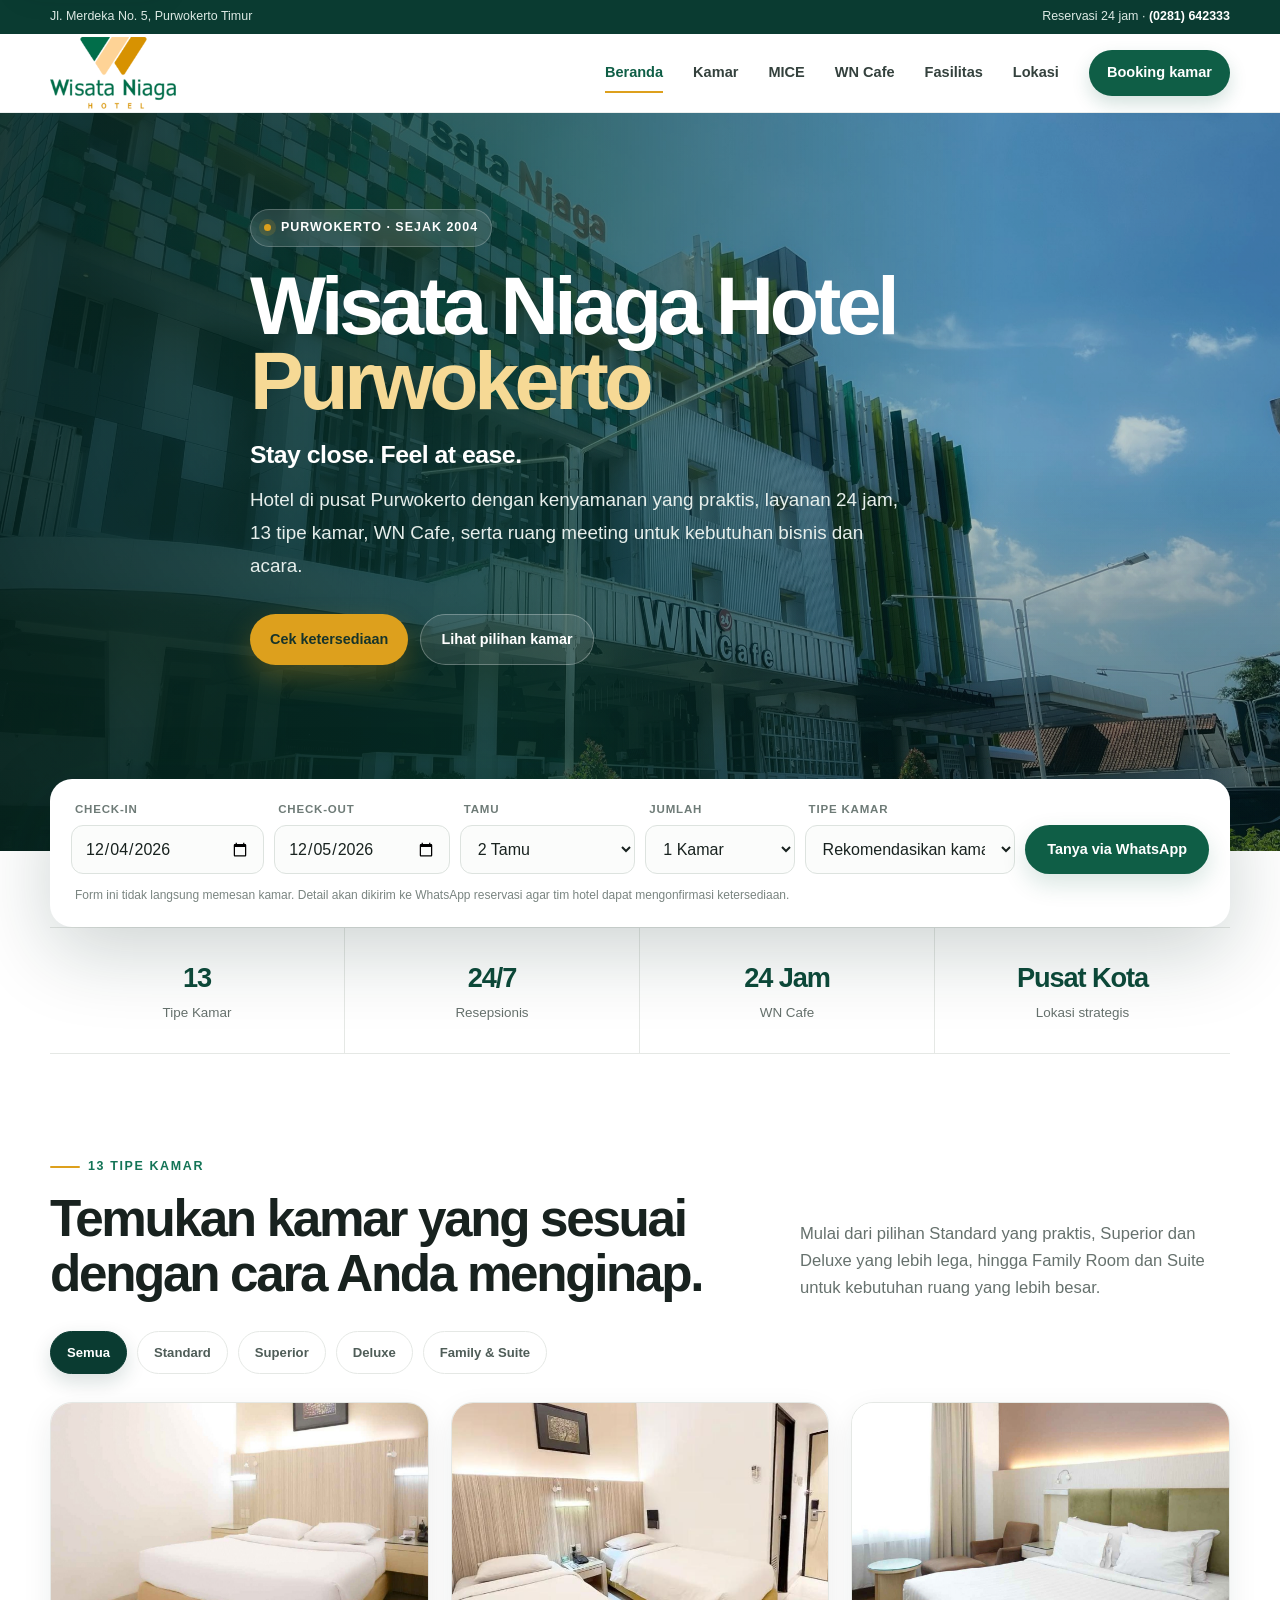
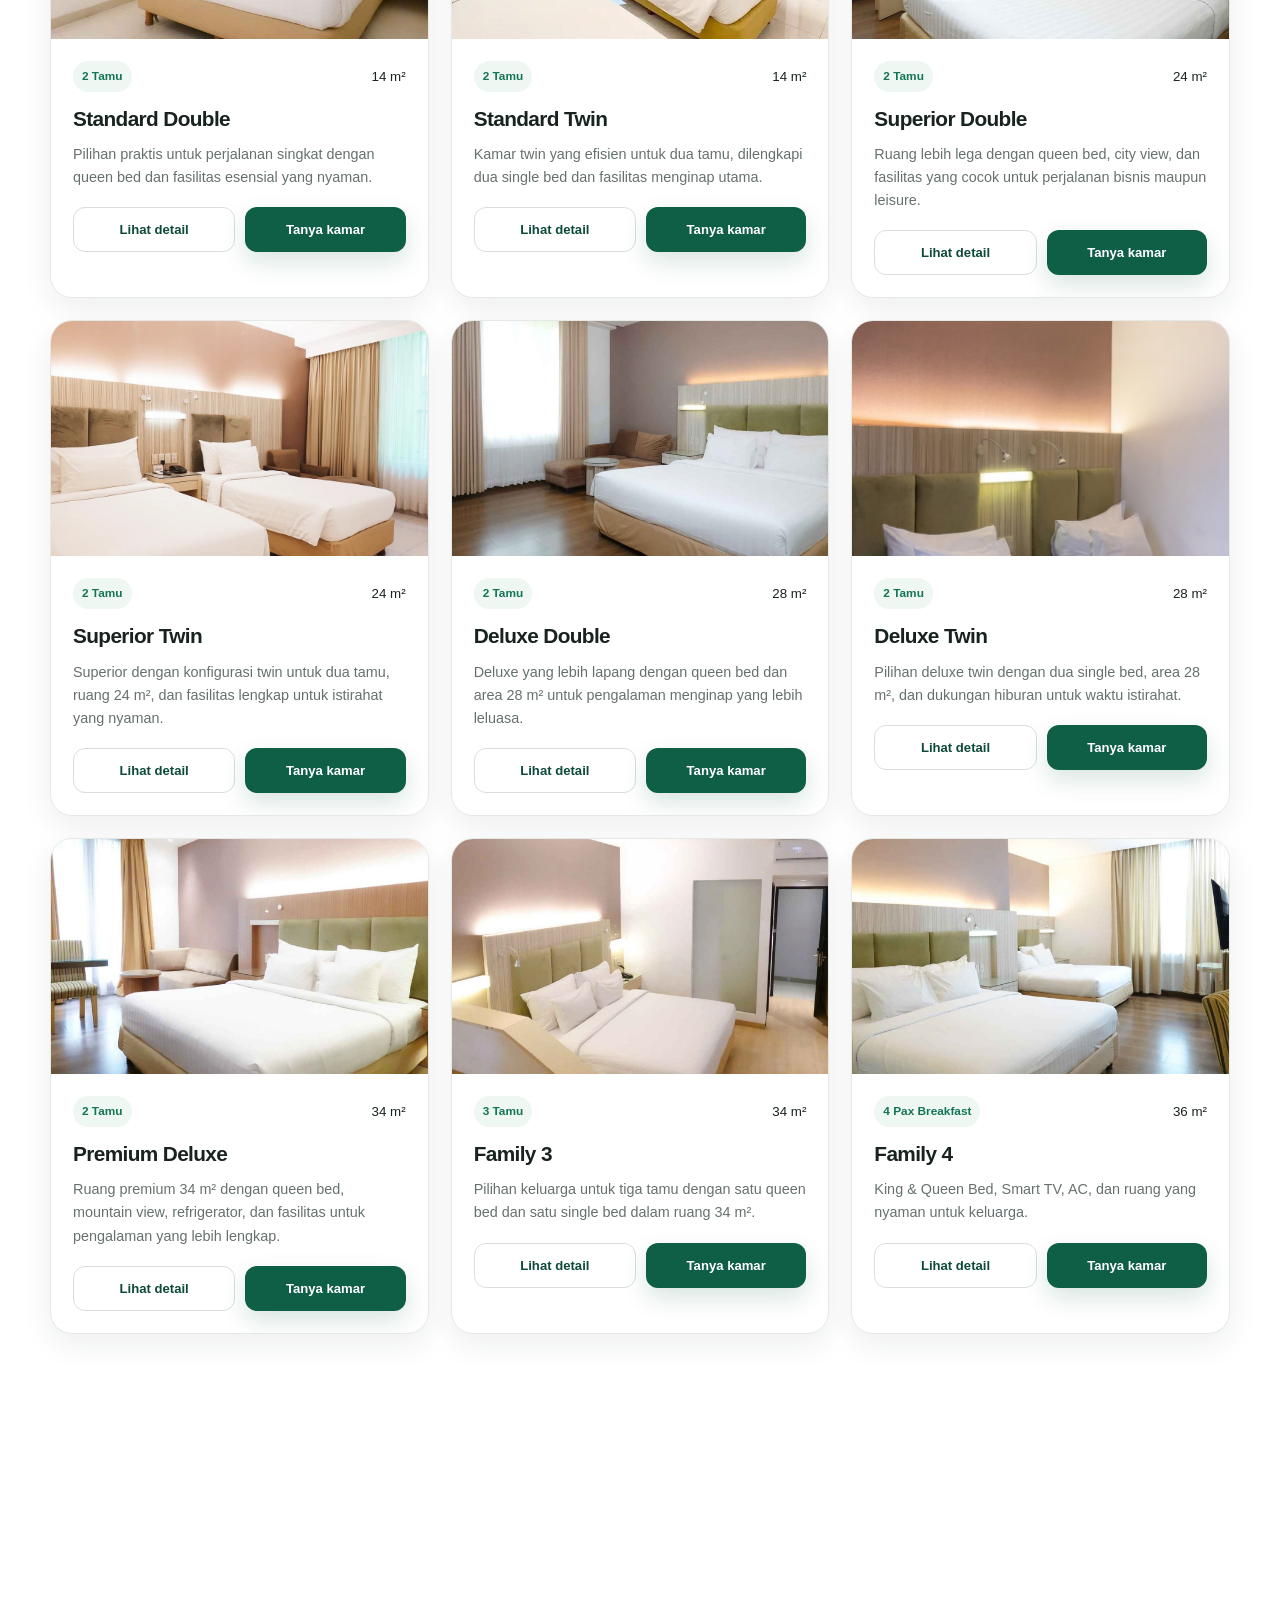
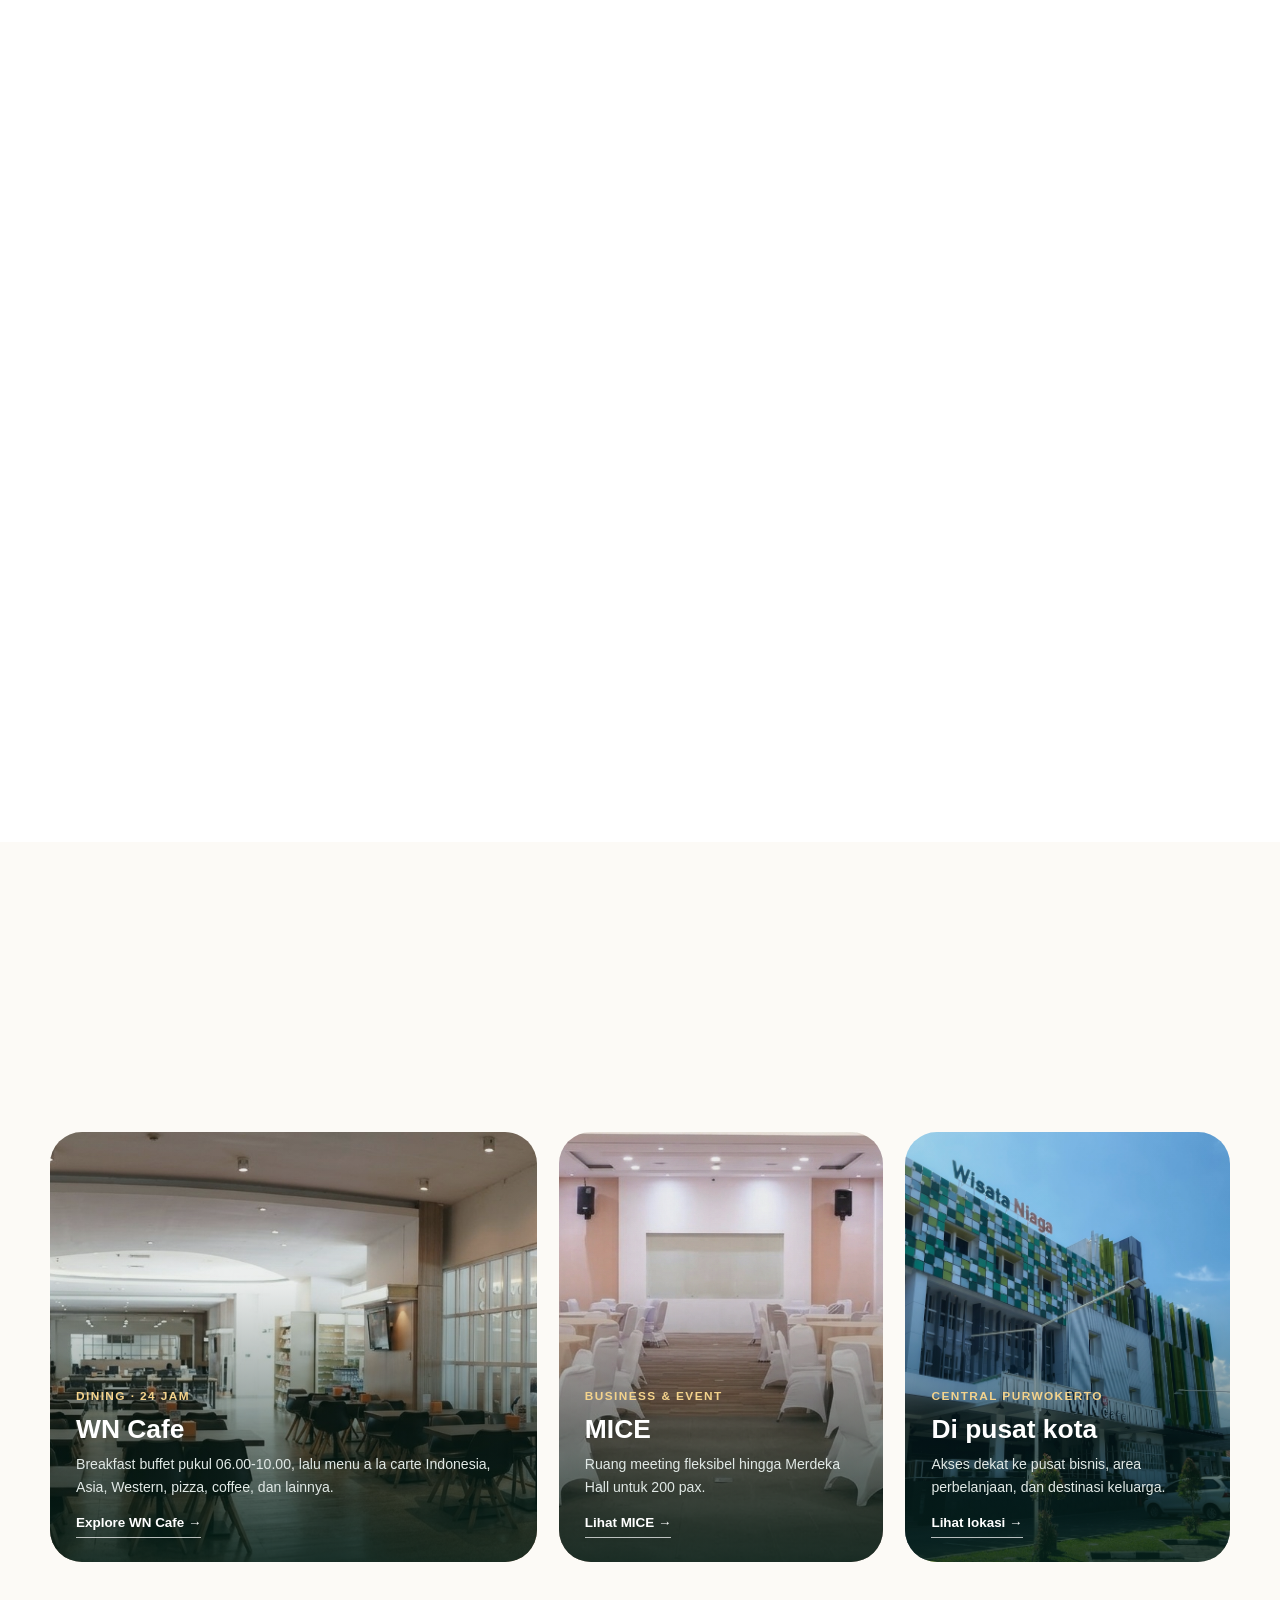
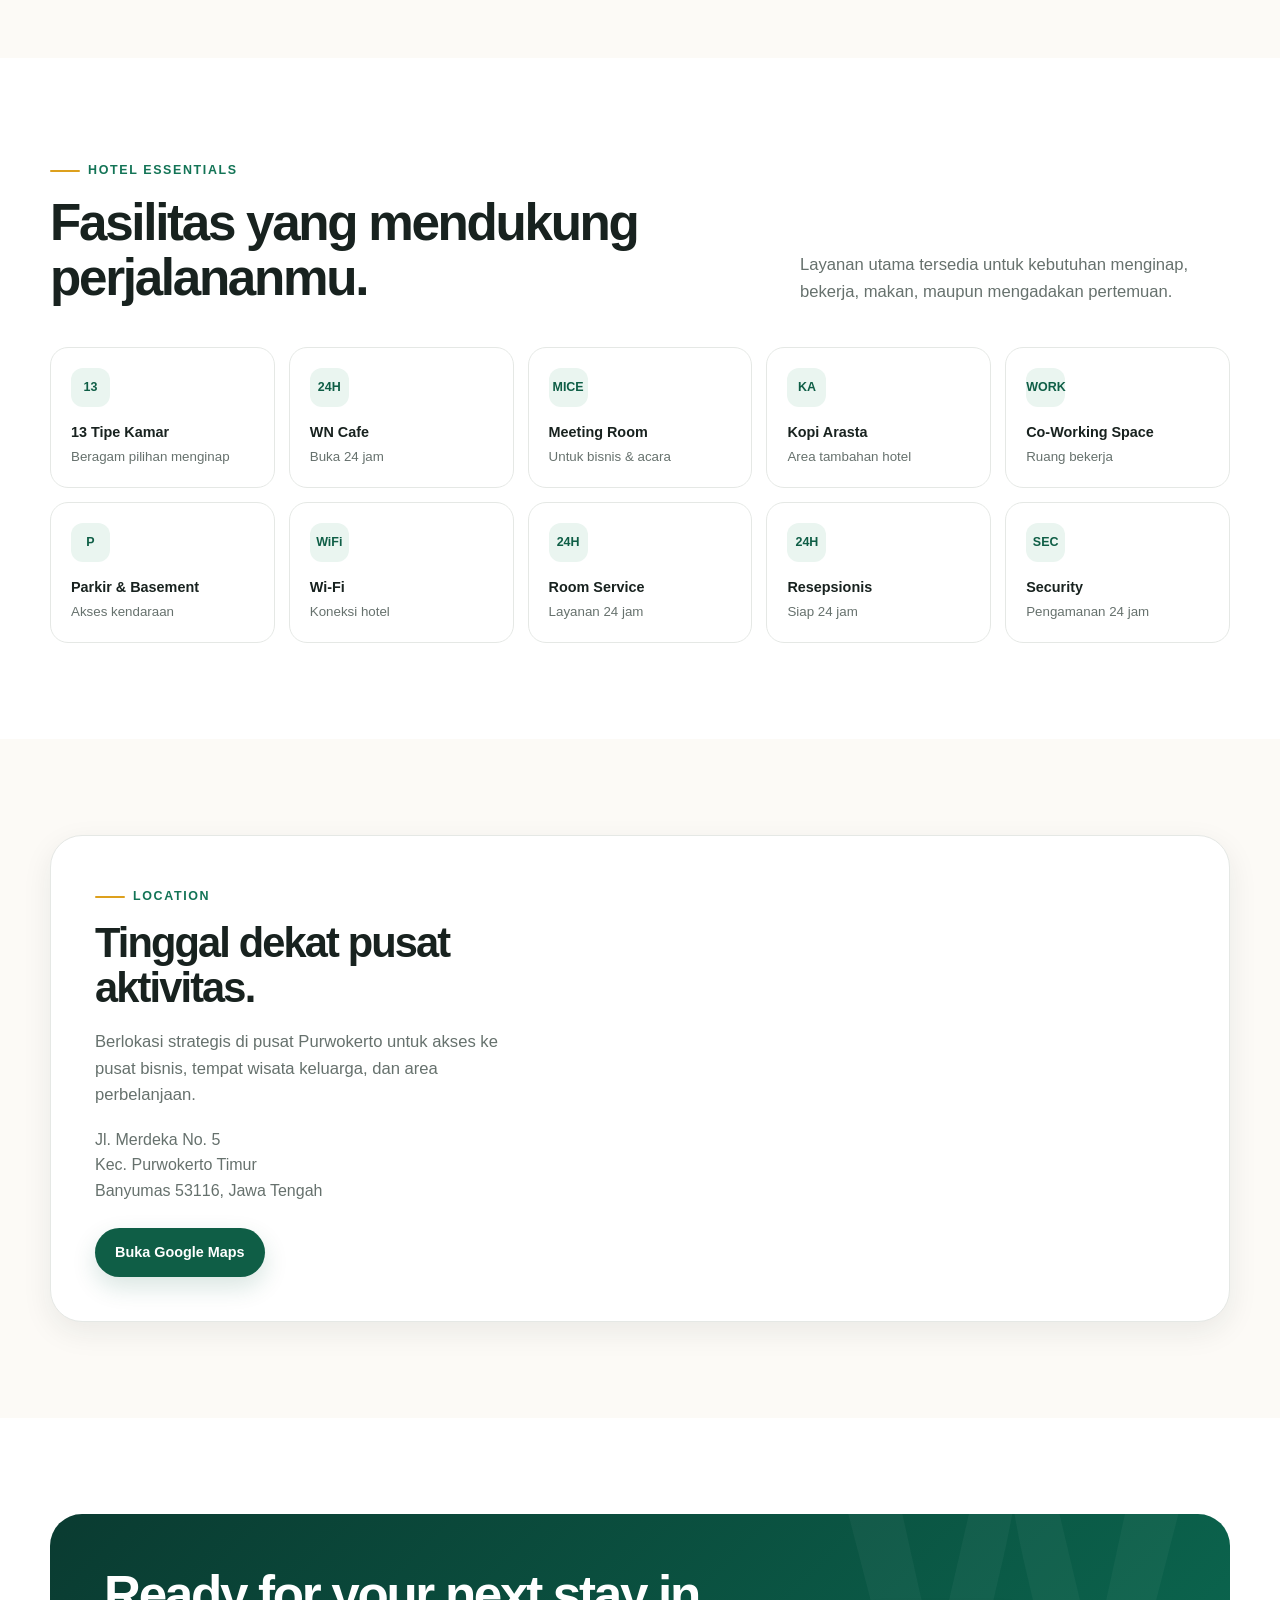
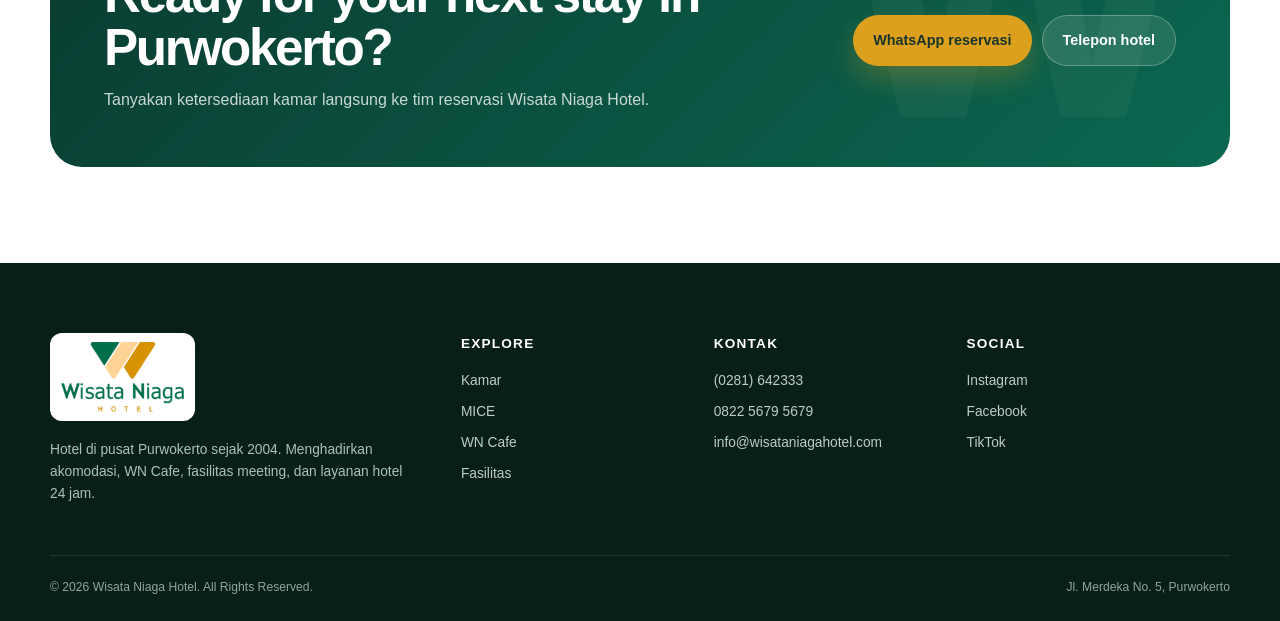
<file: index.html>
<!doctype html>
<html lang="id">
<head>
  <meta charset="utf-8">
  <meta name="viewport" content="width=device-width, initial-scale=1">
  <title>Wisata Niaga Hotel Purwokerto | Official Website</title>
  <meta name="description" content="Booking langsung Wisata Niaga Hotel Purwokerto. 13 tipe kamar, WN Cafe 24 jam, fasilitas MICE, lokasi pusat kota, dan reservasi via WhatsApp.">
  <meta name="robots" content="index,follow,max-image-preview:large,max-snippet:-1,max-video-preview:-1">
  <meta name="theme-color" content="#0a3b31">
  <link rel="canonical" href="https://www.wisataniagahotel.com/">
  <link rel="icon" type="image/png" sizes="96x96" href="/images/favicon-96.png">
  <link rel="shortcut icon" href="/favicon.ico">
  <link rel="apple-touch-icon" sizes="180x180" href="/images/apple-touch-icon.png">
  <link rel="manifest" href="/site.webmanifest">
  <meta property="og:type" content="website">
  <meta property="og:site_name" content="Wisata Niaga Hotel">
  <meta property="og:locale" content="id_ID">
  <meta property="og:title" content="Wisata Niaga Hotel Purwokerto | Official Website">
  <meta property="og:description" content="Booking langsung Wisata Niaga Hotel Purwokerto. 13 tipe kamar, WN Cafe 24 jam, fasilitas MICE, lokasi pusat kota, dan reservasi via WhatsApp.">
  <meta property="og:url" content="https://www.wisataniagahotel.com/">
  <meta property="og:image" content="https://www.wisataniagahotel.com/images/hero.jpg">
  <meta property="og:image:alt" content="Tampak depan Wisata Niaga Hotel Purwokerto">
  <meta name="twitter:card" content="summary_large_image">
  <meta name="twitter:title" content="Wisata Niaga Hotel Purwokerto | Official Website">
  <meta name="twitter:description" content="Booking langsung Wisata Niaga Hotel Purwokerto. 13 tipe kamar, WN Cafe 24 jam, fasilitas MICE, lokasi pusat kota, dan reservasi via WhatsApp.">
  <meta name="twitter:image" content="https://www.wisataniagahotel.com/images/hero.jpg">
  <link rel="preload" as="image" href="images/hero.jpg" fetchpriority="high">
  <link rel="stylesheet" href="css/style.css">
  <script type="application/ld+json">
{
  "@context": "https://schema.org",
  "@graph": [
    {
      "@type": "WebSite",
      "@id": "https://www.wisataniagahotel.com/#website",
      "url": "https://www.wisataniagahotel.com/",
      "name": "Wisata Niaga Hotel",
      "alternateName": [
        "Wisata Niaga",
        "wisataniagahotel.com"
      ],
      "inLanguage": "id-ID"
    },
    {
      "@type": "Hotel",
      "@id": "https://www.wisataniagahotel.com/#hotel",
      "name": "Wisata Niaga Hotel",
      "alternateName": "Wisata Niaga Hotel Purwokerto",
      "url": "https://www.wisataniagahotel.com/",
      "description": "Hotel di pusat Purwokerto sejak 2004 dengan 13 tipe kamar, WN Cafe 24 jam, fasilitas MICE, dan reservasi langsung.",
      "telephone": "+62281642333",
      "email": "info@wisataniagahotel.com",
      "logo": "https://www.wisataniagahotel.com/images/logo-wisataniaga.png",
      "image": [
        "https://www.wisataniagahotel.com/images/hero.jpg",
        "https://www.wisataniagahotel.com/images/meeting-room.jpg",
        "https://www.wisataniagahotel.com/images/cafe.jpg"
      ],
      "address": {
        "@type": "PostalAddress",
        "streetAddress": "Jl. Merdeka No. 5",
        "postalCode": "53116",
        "addressLocality": "Purwokerto",
        "addressRegion": "Jawa Tengah",
        "addressCountry": "ID"
      },
      "geo": {
        "@type": "GeoCoordinates",
        "latitude": -7.4252298,
        "longitude": 109.236704
      },
      "hasMap": "https://maps.google.com/?q=Wisata+Niaga+Hotel+Purwokerto",
      "sameAs": [
        "https://www.instagram.com/wisataniagahotel",
        "https://www.facebook.com/share/18c9C1SMeD/",
        "https://www.tiktok.com/@wisataniaga.hotel"
      ]
    }
  ]
}
  </script>
</head>
<body>
<a class="skip-link" href="#main">Lewati ke konten</a>
<div class="top-strip"><div class="container"><span>Jl. Merdeka No. 5, Purwokerto Timur</span><span>Reservasi 24 jam · <a href="tel:0281642333">(0281) 642333</a></span></div></div>
<header class="site-header">
  <div class="container nav-wrap">
    <a class="brand" href="index.html" aria-label="Wisata Niaga Hotel - Beranda"><img src="images/logo-wisataniaga.png" alt="Wisata Niaga Hotel"></a>
    <button class="nav-toggle" type="button" aria-label="Buka menu" aria-controls="main-nav" aria-expanded="false"><span></span></button>
    <nav class="nav" id="main-nav" aria-label="Navigasi utama">
      <a href="index.html" aria-current="page">Beranda</a>
      <a href="#kamar">Kamar</a>
      <a href="mice.html">MICE</a>
      <a href="cafe.html">WN Cafe</a>
      <a href="#fasilitas">Fasilitas</a>
      <a href="#lokasi">Lokasi</a>
      <a class="nav-cta" href="#booking">Booking kamar</a>
    </nav>
  </div>
</header>

<main id="main">
  <section class="hero" aria-labelledby="hero-title">
    <img class="hero-bg" src="images/hero.jpg" fetchpriority="high" alt="Tampak depan Wisata Niaga Hotel Purwokerto">
    <div class="container hero-content">
      <div class="hero-kicker"><i></i> Purwokerto · Sejak 2004</div>
      <h1 id="hero-title">Wisata Niaga Hotel<br><span>Purwokerto</span></h1>
      <p class="hero-tagline">Stay close. Feel at ease.</p>
      <p class="hero-description">Hotel di pusat Purwokerto dengan kenyamanan yang praktis, layanan 24 jam, 13 tipe kamar, WN Cafe, serta ruang meeting untuk kebutuhan bisnis dan acara.</p>
      <div class="hero-actions">
        <a class="btn btn-primary" href="#booking">Cek ketersediaan</a>
        <a class="btn btn-ghost" href="#kamar">Lihat pilihan kamar</a>
      </div>
    </div>
  </section>

  <section class="booking-shell" id="booking" aria-label="Form pertanyaan reservasi">
    <div class="container">
      <form class="booking-card" id="booking-form">
        <div class="field"><label for="checkin">Check-in</label><input id="checkin" name="checkin" type="date" required></div>
        <div class="field"><label for="checkout">Check-out</label><input id="checkout" name="checkout" type="date" required></div>
        <div class="field"><label for="guests">Tamu</label><select id="guests" name="guests"><option>1 Tamu</option><option selected>2 Tamu</option><option>3 Tamu</option><option>4 Tamu</option><option>5+ Tamu</option></select></div>
        <div class="field"><label for="rooms">Jumlah</label><select id="rooms" name="rooms"><option>1 Kamar</option><option>2 Kamar</option><option>3 Kamar</option><option>4+ Kamar</option></select></div>
        <div class="field"><label for="room-type">Tipe kamar</label><select id="room-type" name="room"><option>Rekomendasikan kamar</option><option>Standard Double</option><option>Standard Twin</option><option>Superior Double</option><option>Superior Twin</option><option>Deluxe Double</option><option>Deluxe Twin</option><option>Premium Deluxe</option><option>Family 3</option><option>Family 4</option><option>Junior Suite 1</option><option>Junior Suite 2</option><option>WN Suite 1</option><option>WN Suite 2</option></select></div>
        <button class="btn btn-green booking-submit" type="submit">Tanya via WhatsApp</button>
        <p class="booking-note">Form ini tidak langsung memesan kamar. Detail akan dikirim ke WhatsApp reservasi agar tim hotel dapat mengonfirmasi ketersediaan.</p>
      </form>
    </div>
  </section>

  <section class="container" aria-label="Ringkasan hotel">
    <div class="stats reveal">
      <div class="stat"><strong>13</strong><span>Tipe Kamar</span></div>
      <div class="stat"><strong>24/7</strong><span>Resepsionis</span></div>
      <div class="stat"><strong>24 Jam</strong><span>WN Cafe</span></div>
      <div class="stat"><strong>Pusat Kota</strong><span>Lokasi strategis</span></div>
    </div>
  </section>

  <section class="section" id="kamar">
    <div class="container">
      <div class="section-head reveal">
        <div><span class="eyebrow">13 Tipe Kamar</span><h2 class="section-title">Temukan kamar yang sesuai dengan cara Anda menginap.</h2></div>
        <p class="section-lead">Mulai dari pilihan Standard yang praktis, Superior dan Deluxe yang lebih lega, hingga Family Room dan Suite untuk kebutuhan ruang yang lebih besar.</p>
      </div>
      <div class="room-filter reveal" role="group" aria-label="Filter tipe kamar">
        <button class="room-filter-btn active" type="button" data-room-filter="all" aria-pressed="true">Semua</button>
        <button class="room-filter-btn" type="button" data-room-filter="standard" aria-pressed="false">Standard</button>
        <button class="room-filter-btn" type="button" data-room-filter="superior" aria-pressed="false">Superior</button>
        <button class="room-filter-btn" type="button" data-room-filter="deluxe" aria-pressed="false">Deluxe</button>
        <button class="room-filter-btn" type="button" data-room-filter="family-suite" aria-pressed="false">Family & Suite</button>
      </div>
      <div class="room-grid">
        <article class="room-card reveal" data-room-category="standard">
          <div class="room-image"><img src="images/standard-double.jpg" alt="Standard Double" loading="lazy"></div>
          <div class="room-body"><div class="room-meta"><span>2 Tamu</span><small>14 m²</small></div><h3>Standard Double</h3><p>Pilihan praktis untuk perjalanan singkat dengan queen bed dan fasilitas esensial yang nyaman.</p><div class="room-actions"><button class="btn btn-outline" type="button" data-room="standardDouble">Lihat detail</button><a class="btn btn-green" target="_blank" rel="noopener" href="https://wa.me/6282256795679?text=Halo%20Wisata%20Niaga%20Hotel%2C%20saya%20ingin%20menanyakan%20Standard%20Double.">Tanya kamar</a></div></div>
        </article>
        <article class="room-card reveal" data-room-category="standard">
          <div class="room-image"><img src="images/standard-twin.jpg" alt="Standard Twin" loading="lazy"></div>
          <div class="room-body"><div class="room-meta"><span>2 Tamu</span><small>14 m²</small></div><h3>Standard Twin</h3><p>Kamar twin yang efisien untuk dua tamu, dilengkapi dua single bed dan fasilitas menginap utama.</p><div class="room-actions"><button class="btn btn-outline" type="button" data-room="standardTwin">Lihat detail</button><a class="btn btn-green" target="_blank" rel="noopener" href="https://wa.me/6282256795679?text=Halo%20Wisata%20Niaga%20Hotel%2C%20saya%20ingin%20menanyakan%20Standard%20Twin.">Tanya kamar</a></div></div>
        </article>
        <article class="room-card reveal" data-room-category="superior">
          <div class="room-image"><img src="images/superior-double.jpg" alt="Superior Double" loading="lazy"></div>
          <div class="room-body"><div class="room-meta"><span>2 Tamu</span><small>24 m²</small></div><h3>Superior Double</h3><p>Ruang lebih lega dengan queen bed, city view, dan fasilitas yang cocok untuk perjalanan bisnis maupun leisure.</p><div class="room-actions"><button class="btn btn-outline" type="button" data-room="superiorDouble">Lihat detail</button><a class="btn btn-green" target="_blank" rel="noopener" href="https://wa.me/6282256795679?text=Halo%20Wisata%20Niaga%20Hotel%2C%20saya%20ingin%20menanyakan%20Superior%20Double.">Tanya kamar</a></div></div>
        </article>
        <article class="room-card reveal" data-room-category="superior">
          <div class="room-image"><img src="images/superior-twin.jpg" alt="Superior Twin" loading="lazy"></div>
          <div class="room-body"><div class="room-meta"><span>2 Tamu</span><small>24 m²</small></div><h3>Superior Twin</h3><p>Superior dengan konfigurasi twin untuk dua tamu, ruang 24 m², dan fasilitas lengkap untuk istirahat yang nyaman.</p><div class="room-actions"><button class="btn btn-outline" type="button" data-room="superiorTwin">Lihat detail</button><a class="btn btn-green" target="_blank" rel="noopener" href="https://wa.me/6282256795679?text=Halo%20Wisata%20Niaga%20Hotel%2C%20saya%20ingin%20menanyakan%20Superior%20Twin.">Tanya kamar</a></div></div>
        </article>
        <article class="room-card reveal" data-room-category="deluxe">
          <div class="room-image"><img src="images/deluxe-double.jpg" alt="Deluxe Double" loading="lazy"></div>
          <div class="room-body"><div class="room-meta"><span>2 Tamu</span><small>28 m²</small></div><h3>Deluxe Double</h3><p>Deluxe yang lebih lapang dengan queen bed dan area 28 m² untuk pengalaman menginap yang lebih leluasa.</p><div class="room-actions"><button class="btn btn-outline" type="button" data-room="deluxeDouble">Lihat detail</button><a class="btn btn-green" target="_blank" rel="noopener" href="https://wa.me/6282256795679?text=Halo%20Wisata%20Niaga%20Hotel%2C%20saya%20ingin%20menanyakan%20Deluxe%20Double.">Tanya kamar</a></div></div>
        </article>
        <article class="room-card reveal" data-room-category="deluxe">
          <div class="room-image"><img src="images/deluxe-twin.jpg" alt="Deluxe Twin" loading="lazy"></div>
          <div class="room-body"><div class="room-meta"><span>2 Tamu</span><small>28 m²</small></div><h3>Deluxe Twin</h3><p>Pilihan deluxe twin dengan dua single bed, area 28 m², dan dukungan hiburan untuk waktu istirahat.</p><div class="room-actions"><button class="btn btn-outline" type="button" data-room="deluxeTwin">Lihat detail</button><a class="btn btn-green" target="_blank" rel="noopener" href="https://wa.me/6282256795679?text=Halo%20Wisata%20Niaga%20Hotel%2C%20saya%20ingin%20menanyakan%20Deluxe%20Twin.">Tanya kamar</a></div></div>
        </article>
        <article class="room-card reveal" data-room-category="deluxe">
          <div class="room-image"><img src="images/premium-deluxe.jpg" alt="Premium Deluxe" loading="lazy"></div>
          <div class="room-body"><div class="room-meta"><span>2 Tamu</span><small>34 m²</small></div><h3>Premium Deluxe</h3><p>Ruang premium 34 m² dengan queen bed, mountain view, refrigerator, dan fasilitas untuk pengalaman yang lebih lengkap.</p><div class="room-actions"><button class="btn btn-outline" type="button" data-room="premiumDeluxe">Lihat detail</button><a class="btn btn-green" target="_blank" rel="noopener" href="https://wa.me/6282256795679?text=Halo%20Wisata%20Niaga%20Hotel%2C%20saya%20ingin%20menanyakan%20Premium%20Deluxe.">Tanya kamar</a></div></div>
        </article>
        <article class="room-card reveal" data-room-category="family-suite">
          <div class="room-image"><img src="images/family-3.jpg" alt="Family 3" loading="lazy"></div>
          <div class="room-body"><div class="room-meta"><span>3 Tamu</span><small>34 m²</small></div><h3>Family 3</h3><p>Pilihan keluarga untuk tiga tamu dengan satu queen bed dan satu single bed dalam ruang 34 m².</p><div class="room-actions"><button class="btn btn-outline" type="button" data-room="family3">Lihat detail</button><a class="btn btn-green" target="_blank" rel="noopener" href="https://wa.me/6282256795679?text=Halo%20Wisata%20Niaga%20Hotel%2C%20saya%20ingin%20menanyakan%20Family%203.">Tanya kamar</a></div></div>
        </article>
        <article class="room-card reveal" data-room-category="family-suite">
          <div class="room-image"><img src="images/kamar-family.jpg" alt="Family 4" loading="lazy"></div>
          <div class="room-body"><div class="room-meta"><span>4 Pax Breakfast</span><small>36 m²</small></div><h3>Family 4</h3><p>King & Queen Bed, Smart TV, AC, dan ruang yang nyaman untuk keluarga.</p><div class="room-actions"><button class="btn btn-outline" type="button" data-room="family4">Lihat detail</button><a class="btn btn-green" target="_blank" rel="noopener" href="https://wa.me/6282256795679?text=Halo%20Wisata%20Niaga%20Hotel%2C%20saya%20ingin%20menanyakan%20Family%20Room%204.">Tanya kamar</a></div></div>
        </article>
        <article class="room-card reveal" data-room-category="family-suite">
          <div class="room-image"><img src="images/kamar-junior1.jpg" alt="Junior Suite 1" loading="lazy"></div>
          <div class="room-body"><div class="room-meta"><span>2 Pax Breakfast</span><small>34 m²</small></div><h3>Junior Suite 1</h3><p>King Bed, sofa, Smart TV, dan layout nyaman untuk perjalanan bisnis maupun leisure.</p><div class="room-actions"><button class="btn btn-outline" type="button" data-room="junior1">Lihat detail</button><a class="btn btn-green" target="_blank" rel="noopener" href="https://wa.me/6282256795679?text=Halo%20Wisata%20Niaga%20Hotel%2C%20saya%20ingin%20menanyakan%20Junior%20Suite%201.">Tanya kamar</a></div></div>
        </article>
        <article class="room-card reveal" data-room-category="family-suite">
          <div class="room-image"><img src="images/kamar-junior2.jpg" alt="Junior Suite 2" loading="lazy"></div>
          <div class="room-body"><div class="room-meta"><span>2 Pax Breakfast</span><small>36 m²</small></div><h3>Junior Suite 2</h3><p>King Bed, sofa, dressing table, dan suasana yang lebih lapang untuk beristirahat.</p><div class="room-actions"><button class="btn btn-outline" type="button" data-room="junior2">Lihat detail</button><a class="btn btn-green" target="_blank" rel="noopener" href="https://wa.me/6282256795679?text=Halo%20Wisata%20Niaga%20Hotel%2C%20saya%20ingin%20menanyakan%20Junior%20Suite%202.">Tanya kamar</a></div></div>
        </article>
        <article class="room-card reveal" data-room-category="family-suite">
          <div class="room-image"><img src="images/kamar-wnsuite.jpg" alt="WN Suite 1" loading="lazy"></div>
          <div class="room-body"><div class="room-meta"><span>2 Pax Breakfast</span><small>Suite</small></div><h3>WN Suite 1</h3><p>Super King Bed, 2 Smart TV, 3 AC, dan mini refrigerator untuk pengalaman menginap yang lebih lengkap.</p><div class="room-actions"><button class="btn btn-outline" type="button" data-room="wnsuite1">Lihat detail</button><a class="btn btn-green" target="_blank" rel="noopener" href="https://wa.me/6282256795679?text=Halo%20Wisata%20Niaga%20Hotel%2C%20saya%20ingin%20menanyakan%20WN%20Suite%201.">Tanya kamar</a></div></div>
        </article>
        <article class="room-card reveal" data-room-category="family-suite">
          <div class="room-image"><img src="images/kamar-wnsuite2.jpg" alt="WN Suite 2" loading="lazy"></div>
          <div class="room-body"><div class="room-meta"><span>2 Pax Breakfast</span><small>55 m²</small></div><h3>WN Suite 2</h3><p>Super King Bed, living room, kitchenette, serta whirlpool & shower dalam ruang 55 m².</p><div class="room-actions"><button class="btn btn-outline" type="button" data-room="wnsuite2">Lihat detail</button><a class="btn btn-green" target="_blank" rel="noopener" href="https://wa.me/6282256795679?text=Halo%20Wisata%20Niaga%20Hotel%2C%20saya%20ingin%20menanyakan%20WN%20Suite%202.">Tanya kamar</a></div></div>
        </article>
      </div>
    </div>
  </section>

  <section class="section section-soft">
    <div class="container">
      <div class="section-head reveal"><div><span class="eyebrow">More than a stay</span><h2 class="section-title">Satu hotel, beberapa pengalaman.</h2></div><p class="section-lead">Makan kapan saja, bertemu dengan nyaman, dan tetap dekat dengan pusat aktivitas Purwokerto.</p></div>
      <div class="experience-grid">
        <article class="experience-card reveal"><img src="images/cafe.jpg" alt="WN Cafe" loading="lazy"><div class="experience-content"><span>Dining · 24 Jam</span><h3>WN Cafe</h3><p>Breakfast buffet pukul 06.00-10.00, lalu menu a la carte Indonesia, Asia, Western, pizza, coffee, dan lainnya.</p><a class="experience-link" href="cafe.html">Explore WN Cafe →</a></div></article>
        <article class="experience-card small reveal"><img src="images/meeting-room.jpg" alt="Meeting room Wisata Niaga Hotel" loading="lazy"><div class="experience-content"><span>Business & Event</span><h3>MICE</h3><p>Ruang meeting fleksibel hingga Merdeka Hall untuk 200 pax.</p><a class="experience-link" href="mice.html">Lihat MICE →</a></div></article>
        <article class="experience-card small reveal"><img src="images/hero.jpg" alt="Lokasi Wisata Niaga Hotel" loading="lazy"><div class="experience-content"><span>Central Purwokerto</span><h3>Di pusat kota</h3><p>Akses dekat ke pusat bisnis, area perbelanjaan, dan destinasi keluarga.</p><a class="experience-link" href="#lokasi">Lihat lokasi →</a></div></article>
      </div>
    </div>
  </section>

  <section class="section" id="fasilitas">
    <div class="container">
      <div class="section-head reveal"><div><span class="eyebrow">Hotel essentials</span><h2 class="section-title">Fasilitas yang mendukung perjalananmu.</h2></div><p class="section-lead">Layanan utama tersedia untuk kebutuhan menginap, bekerja, makan, maupun mengadakan pertemuan.</p></div>
      <div class="facility-grid">
        <div class="facility reveal"><span class="icon">13</span><strong>13 Tipe Kamar</strong><small>Beragam pilihan menginap</small></div>
        <div class="facility reveal"><span class="icon">24H</span><strong>WN Cafe</strong><small>Buka 24 jam</small></div>
        <div class="facility reveal"><span class="icon">MICE</span><strong>Meeting Room</strong><small>Untuk bisnis & acara</small></div>
        <div class="facility reveal"><span class="icon">KA</span><strong>Kopi Arasta</strong><small>Area tambahan hotel</small></div>
        <div class="facility reveal"><span class="icon">WORK</span><strong>Co-Working Space</strong><small>Ruang bekerja</small></div>
        <div class="facility reveal"><span class="icon">P</span><strong>Parkir & Basement</strong><small>Akses kendaraan</small></div>
        <div class="facility reveal"><span class="icon">WiFi</span><strong>Wi-Fi</strong><small>Koneksi hotel</small></div>
        <div class="facility reveal"><span class="icon">24H</span><strong>Room Service</strong><small>Layanan 24 jam</small></div>
        <div class="facility reveal"><span class="icon">24H</span><strong>Resepsionis</strong><small>Siap 24 jam</small></div>
        <div class="facility reveal"><span class="icon">SEC</span><strong>Security</strong><small>Pengamanan 24 jam</small></div>
      </div>
    </div>
  </section>

  <section class="section section-soft" id="lokasi">
    <div class="container">
      <div class="location-card reveal">
        <div class="location-copy"><span class="eyebrow">Location</span><h2 class="section-title" style="font-size:2.6rem">Tinggal dekat pusat aktivitas.</h2><p class="section-lead">Berlokasi strategis di pusat Purwokerto untuk akses ke pusat bisnis, tempat wisata keluarga, dan area perbelanjaan.</p><address>Jl. Merdeka No. 5<br>Kec. Purwokerto Timur<br>Banyumas 53116, Jawa Tengah</address><a class="btn btn-green" target="_blank" rel="noopener" href="https://maps.google.com/?q=Wisata+Niaga+Hotel+Purwokerto">Buka Google Maps</a></div>
        <div class="location-map"><iframe title="Peta Wisata Niaga Hotel" loading="lazy" allowfullscreen src="https://www.google.com/maps/embed?pb=!1m18!1m12!1m3!1d3956.361108291931!2d109.23670399999!3d-7.4252298!2m3!1f0!2f0!3f0!3m2!1i1024!2i768!4f13.1!3m3!1m2!1s0x2e655e8838fc674f%3A0xc37196ebd9e1387b!2sWisata%20Niaga%20Hotel!5e0!3m2!1sen!2sid!4v1784029797541!5m2!1sen!2sid"></iframe></div>
      </div>
    </div>
  </section>

  <section class="section">
    <div class="container"><div class="cta-panel reveal"><div><h2>Ready for your next stay in Purwokerto?</h2><p>Tanyakan ketersediaan kamar langsung ke tim reservasi Wisata Niaga Hotel.</p></div><div class="cta-actions"><a class="btn btn-primary" target="_blank" rel="noopener" href="https://wa.me/6282256795679?text=Halo%20Wisata%20Niaga%20Hotel%2C%20saya%20ingin%20booking%20kamar.">WhatsApp reservasi</a><a class="btn btn-ghost" href="tel:0281642333">Telepon hotel</a></div></div></div>
  </section>
</main>

<dialog class="dialog" id="room-dialog" aria-labelledby="dialog-room-title">
  <div class="dialog-grid">
    <div class="dialog-image">
      <img data-dialog-image src="images/kamar-family.jpg" alt="">
      <div class="dialog-image-badge"><span>Wisata Niaga Hotel</span><strong data-dialog-image-label>Room Preview</strong></div>
    </div>
    <div class="dialog-body">
      <button class="dialog-close" type="button" aria-label="Tutup detail kamar" data-dialog-close>×</button>
      <span class="dialog-eyebrow">Room details</span>
      <h2 id="dialog-room-title" data-dialog-title>Detail kamar</h2>
      <p class="subtitle" data-dialog-subtitle></p>
      <p class="dialog-description" data-dialog-description></p>
      <div class="dialog-section-label">Fasilitas utama</div>
      <div class="dialog-features" data-dialog-features></div>
      <p class="dialog-note">Ketersediaan dan penawaran kamar dikonfirmasi langsung oleh tim reservasi.</p>
      <div class="dialog-actions">
        <button class="btn btn-outline btn-wide" type="button" data-dialog-select>Pilih kamar ini</button>
        <a class="btn btn-green btn-wide" target="_blank" rel="noopener" data-dialog-book href="#">Tanya via WhatsApp</a>
      </div>
    </div>
  </div>
</dialog>

<footer class="site-footer">
  <div class="container"><div class="footer-grid"><div class="footer-brand"><img src="images/logo-wisataniaga.png" alt="Wisata Niaga Hotel"><p>Hotel di pusat Purwokerto sejak 2004. Menghadirkan akomodasi, WN Cafe, fasilitas meeting, dan layanan hotel 24 jam.</p></div><div class="footer-col"><h3>Explore</h3><a href="#kamar">Kamar</a><a href="mice.html">MICE</a><a href="cafe.html">WN Cafe</a><a href="#fasilitas">Fasilitas</a></div><div class="footer-col"><h3>Kontak</h3><a href="tel:0281642333">(0281) 642333</a><a target="_blank" rel="noopener" href="https://wa.me/6282256795679">0822 5679 5679</a><a href="mailto:info@wisataniagahotel.com">info@wisataniagahotel.com</a></div><div class="footer-col"><h3>Social</h3><a target="_blank" rel="noopener" href="https://www.instagram.com/wisataniagahotel?igsh=YXFkb3g4OTduOTZk">Instagram</a><a target="_blank" rel="noopener" href="https://www.facebook.com/share/18c9C1SMeD/">Facebook</a><a target="_blank" rel="noopener" href="https://www.tiktok.com/@wisataniaga.hotel">TikTok</a></div></div><div class="footer-bottom"><span>© 2026 Wisata Niaga Hotel. All Rights Reserved.</span><span>Jl. Merdeka No. 5, Purwokerto</span></div></div>
</footer>
<a class="mobile-book" target="_blank" rel="noopener" href="https://wa.me/6282256795679?text=Halo%20Wisata%20Niaga%20Hotel%2C%20saya%20ingin%20booking%20kamar.">Booking via WhatsApp</a>
<script src="js/script.js" defer></script>
</body>
</html>
</file>
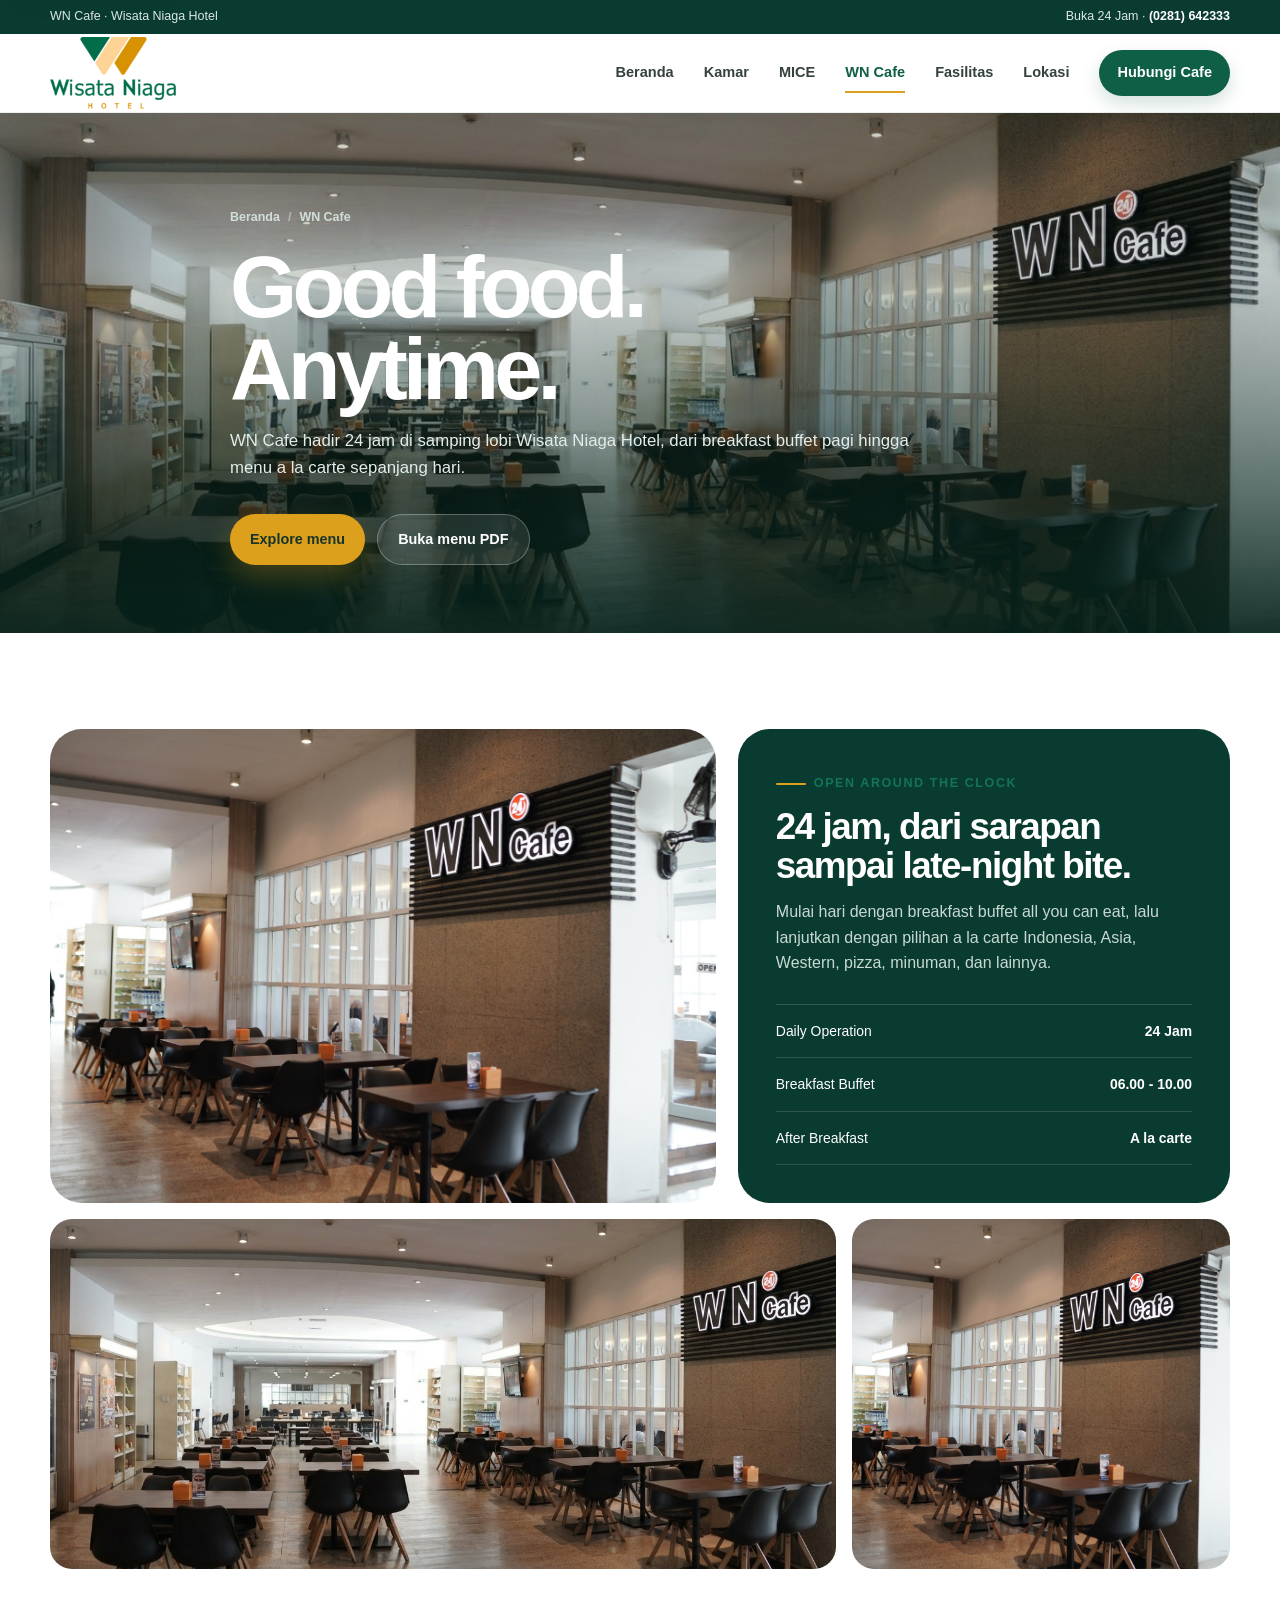
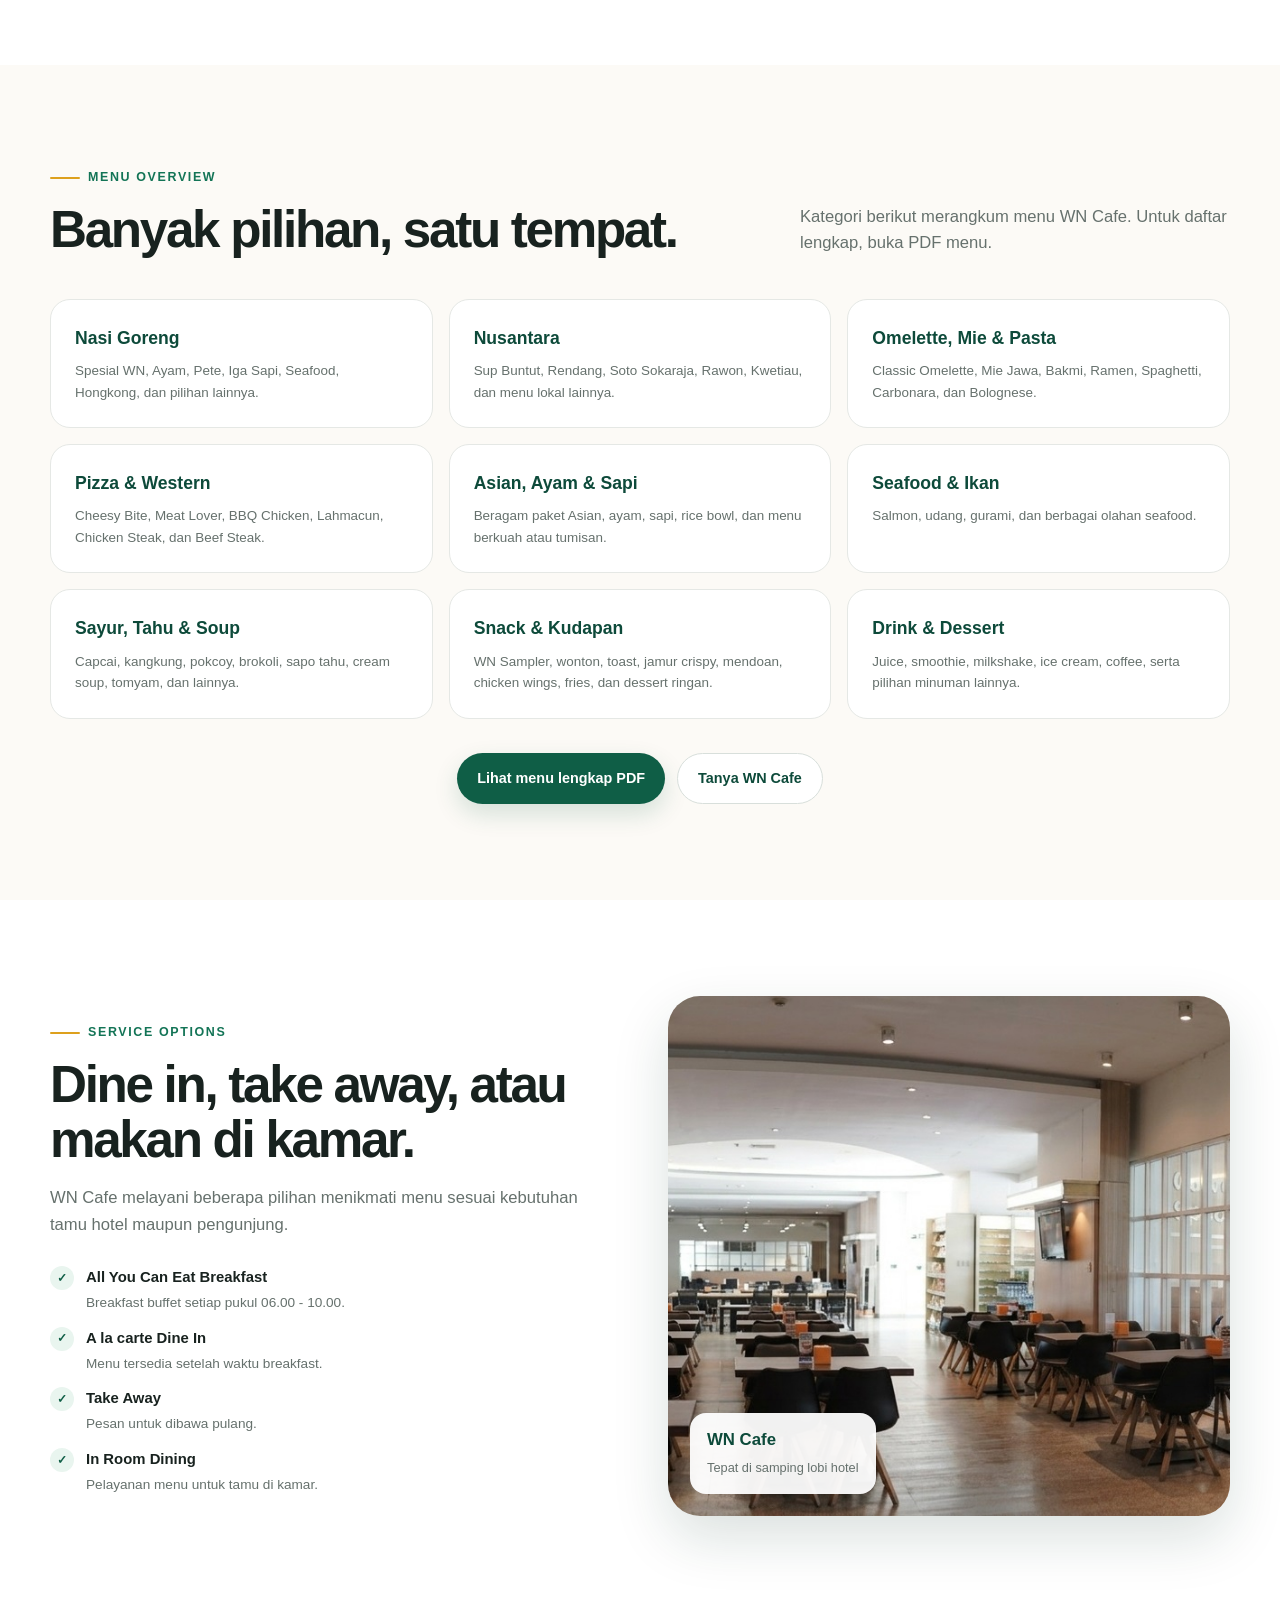
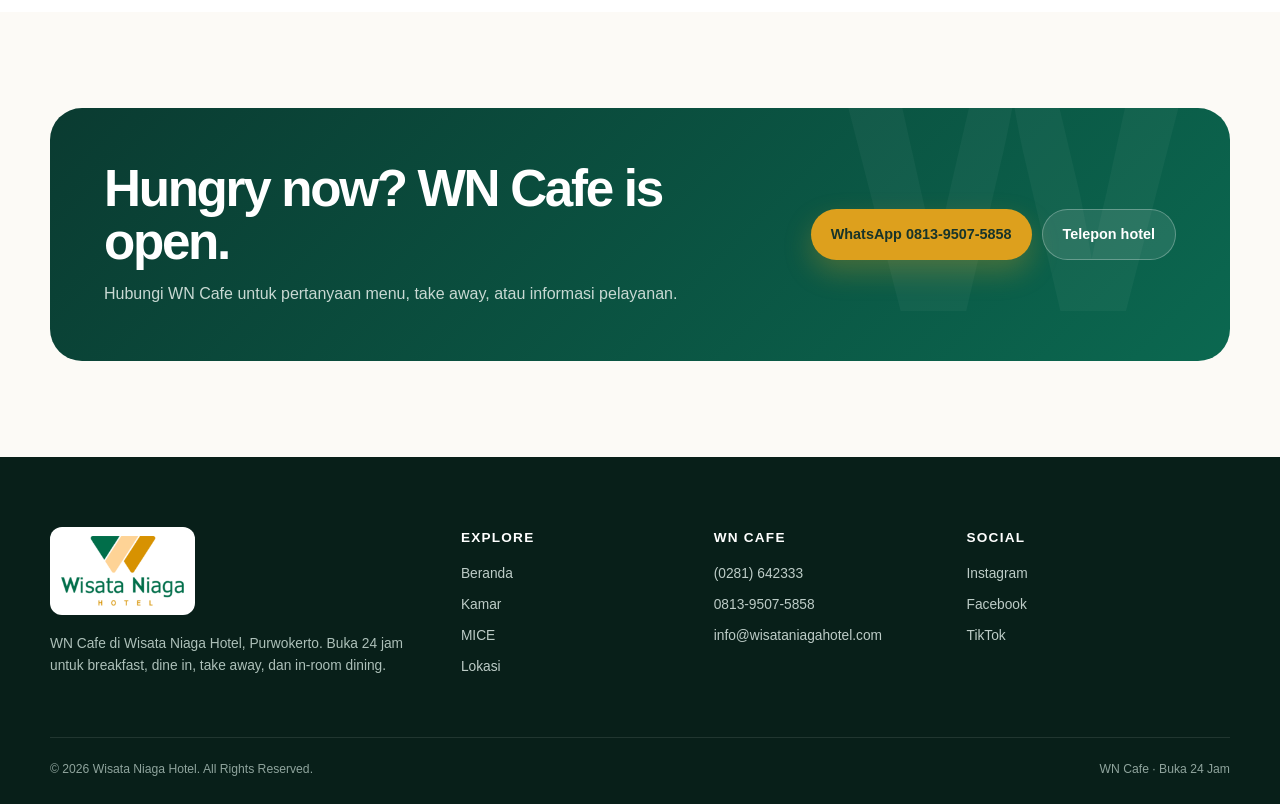
<file: cafe.html>
<!doctype html>
<html lang="id">
<head>
  <meta charset="utf-8">
  <meta name="viewport" content="width=device-width, initial-scale=1">
  <title>WN Cafe Purwokerto 24 Jam | Wisata Niaga Hotel</title>
  <meta name="description" content="WN Cafe di Wisata Niaga Hotel Purwokerto buka 24 jam. Breakfast buffet 06.00–10.00 dan pilihan menu Indonesia, Asia, Western, pizza, serta minuman.">
  <meta name="robots" content="index,follow,max-image-preview:large,max-snippet:-1,max-video-preview:-1">
  <meta name="theme-color" content="#0a3b31">
  <link rel="canonical" href="https://www.wisataniagahotel.com/cafe.html">
  <link rel="icon" type="image/png" sizes="96x96" href="/images/favicon-96.png">
  <link rel="shortcut icon" href="/favicon.ico">
  <link rel="apple-touch-icon" sizes="180x180" href="/images/apple-touch-icon.png">
  <link rel="manifest" href="/site.webmanifest">
  <meta property="og:type" content="website">
  <meta property="og:site_name" content="Wisata Niaga Hotel">
  <meta property="og:locale" content="id_ID">
  <meta property="og:title" content="WN Cafe Purwokerto 24 Jam | Wisata Niaga Hotel">
  <meta property="og:description" content="WN Cafe di Wisata Niaga Hotel Purwokerto buka 24 jam. Breakfast buffet 06.00–10.00 dan pilihan menu Indonesia, Asia, Western, pizza, serta minuman.">
  <meta property="og:url" content="https://www.wisataniagahotel.com/cafe.html">
  <meta property="og:image" content="https://www.wisataniagahotel.com/images/cafe.jpg">
  <meta property="og:image:alt" content="Interior WN Cafe Wisata Niaga Hotel Purwokerto">
  <meta name="twitter:card" content="summary_large_image">
  <meta name="twitter:title" content="WN Cafe Purwokerto 24 Jam | Wisata Niaga Hotel">
  <meta name="twitter:description" content="WN Cafe di Wisata Niaga Hotel Purwokerto buka 24 jam. Breakfast buffet 06.00–10.00 dan pilihan menu Indonesia, Asia, Western, pizza, serta minuman.">
  <meta name="twitter:image" content="https://www.wisataniagahotel.com/images/cafe.jpg">
  <link rel="preload" as="image" href="images/cafe.jpg" fetchpriority="high">
  <link rel="stylesheet" href="css/style.css">
  <script type="application/ld+json">
{
  "@context": "https://schema.org",
  "@graph": [
    {
      "@type": "BreadcrumbList",
      "@id": "https://www.wisataniagahotel.com/cafe.html#breadcrumb",
      "itemListElement": [
        {
          "@type": "ListItem",
          "position": 1,
          "name": "Beranda",
          "item": "https://www.wisataniagahotel.com/"
        },
        {
          "@type": "ListItem",
          "position": 2,
          "name": "WN Cafe",
          "item": "https://www.wisataniagahotel.com/cafe.html"
        }
      ]
    },
    {
      "@type": "WebPage",
      "@id": "https://www.wisataniagahotel.com/cafe.html#webpage",
      "url": "https://www.wisataniagahotel.com/cafe.html",
      "name": "WN Cafe Purwokerto 24 Jam | Wisata Niaga Hotel",
      "isPartOf": {
        "@id": "https://www.wisataniagahotel.com/#website"
      },
      "about": {
        "@id": "https://www.wisataniagahotel.com/#hotel"
      },
      "inLanguage": "id-ID"
    }
  ]
}
  </script>
</head>
<body>
<a class="skip-link" href="#main">Lewati ke konten</a>
<div class="top-strip"><div class="container"><span>WN Cafe · Wisata Niaga Hotel</span><span>Buka 24 Jam · <a href="tel:0281642333">(0281) 642333</a></span></div></div>
<header class="site-header"><div class="container nav-wrap"><a class="brand" href="index.html"><img src="images/logo-wisataniaga.png" alt="Wisata Niaga Hotel"></a><button class="nav-toggle" type="button" aria-label="Buka menu" aria-controls="main-nav" aria-expanded="false"><span></span></button><nav class="nav" id="main-nav" aria-label="Navigasi utama"><a href="index.html">Beranda</a><a href="index.html#kamar">Kamar</a><a href="mice.html">MICE</a><a href="cafe.html" aria-current="page">WN Cafe</a><a href="index.html#fasilitas">Fasilitas</a><a href="index.html#lokasi">Lokasi</a><a class="nav-cta" target="_blank" rel="noopener" href="https://wa.me/6281395075858?text=Halo%20WN%20Cafe%2C%20saya%20ingin%20bertanya.">Hubungi Cafe</a></nav></div></header>

<main id="main">
  <section class="page-hero">
    <img src="images/cafe.jpg" alt="Interior WN Cafe Wisata Niaga Hotel" fetchpriority="high">
    <div class="container page-hero-content"><div class="breadcrumb"><a href="index.html">Beranda</a><span>/</span><b>WN Cafe</b></div><h1>Good food.<br>Anytime.</h1><p>WN Cafe hadir 24 jam di samping lobi Wisata Niaga Hotel, dari breakfast buffet pagi hingga menu a la carte sepanjang hari.</p><div class="hero-actions"><a class="btn btn-primary" href="#menu">Explore menu</a><a class="btn btn-ghost" href="pdf/menu-wncafe.pdf" target="_blank" rel="noopener">Buka menu PDF</a></div></div>
  </section>

  <section class="section">
    <div class="container cafe-intro-grid">
      <div class="cafe-photo reveal"><img src="images/wn-cafe-interior.jpg" alt="Area duduk WN Cafe" loading="lazy"></div>
      <div class="cafe-info reveal"><div><span class="eyebrow">Open around the clock</span><h2>24 jam, dari sarapan sampai late-night bite.</h2><p>Mulai hari dengan breakfast buffet all you can eat, lalu lanjutkan dengan pilihan a la carte Indonesia, Asia, Western, pizza, minuman, dan lainnya.</p></div><div class="hours"><div class="hour-row"><span>Daily Operation</span><span>24 Jam</span></div><div class="hour-row"><span>Breakfast Buffet</span><span>06.00 - 10.00</span></div><div class="hour-row"><span>After Breakfast</span><span>A la carte</span></div></div></div>
    </div>
    <div class="container photo-grid reveal"><img src="images/cafe.jpg" alt="WN Cafe area utama" loading="lazy"><img src="images/wn-cafe-interior.jpg" alt="WN Cafe seating area" loading="lazy"></div>
  </section>

  <section class="section section-soft" id="menu">
    <div class="container">
      <div class="section-head reveal"><div><span class="eyebrow">Menu overview</span><h2 class="section-title">Banyak pilihan, satu tempat.</h2></div><p class="section-lead">Kategori berikut merangkum menu WN Cafe. Untuk daftar lengkap, buka PDF menu.</p></div>
      <div class="menu-grid">
        <article class="menu-card reveal"><h3>Nasi Goreng</h3><p>Spesial WN, Ayam, Pete, Iga Sapi, Seafood, Hongkong, dan pilihan lainnya.</p></article>
        <article class="menu-card reveal"><h3>Nusantara</h3><p>Sup Buntut, Rendang, Soto Sokaraja, Rawon, Kwetiau, dan menu lokal lainnya.</p></article>
        <article class="menu-card reveal"><h3>Omelette, Mie & Pasta</h3><p>Classic Omelette, Mie Jawa, Bakmi, Ramen, Spaghetti, Carbonara, dan Bolognese.</p></article>
        <article class="menu-card reveal"><h3>Pizza & Western</h3><p>Cheesy Bite, Meat Lover, BBQ Chicken, Lahmacun, Chicken Steak, dan Beef Steak.</p></article>
        <article class="menu-card reveal"><h3>Asian, Ayam & Sapi</h3><p>Beragam paket Asian, ayam, sapi, rice bowl, dan menu berkuah atau tumisan.</p></article>
        <article class="menu-card reveal"><h3>Seafood & Ikan</h3><p>Salmon, udang, gurami, dan berbagai olahan seafood.</p></article>
        <article class="menu-card reveal"><h3>Sayur, Tahu & Soup</h3><p>Capcai, kangkung, pokcoy, brokoli, sapo tahu, cream soup, tomyam, dan lainnya.</p></article>
        <article class="menu-card reveal"><h3>Snack & Kudapan</h3><p>WN Sampler, wonton, toast, jamur crispy, mendoan, chicken wings, fries, dan dessert ringan.</p></article>
        <article class="menu-card reveal"><h3>Drink & Dessert</h3><p>Juice, smoothie, milkshake, ice cream, coffee, serta pilihan minuman lainnya.</p></article>
      </div>
      <div style="display:flex;justify-content:center;gap:12px;flex-wrap:wrap;margin-top:34px" class="reveal"><a class="btn btn-green" href="pdf/menu-wncafe.pdf" target="_blank" rel="noopener">Lihat menu lengkap PDF</a><a class="btn btn-outline" target="_blank" rel="noopener" href="https://wa.me/6281395075858?text=Halo%20WN%20Cafe%2C%20saya%20ingin%20bertanya%20tentang%20menu.">Tanya WN Cafe</a></div>
    </div>
  </section>

  <section class="section">
    <div class="container split">
      <div class="reveal"><span class="eyebrow">Service options</span><h2 class="section-title">Dine in, take away, atau makan di kamar.</h2><p class="section-lead">WN Cafe melayani beberapa pilihan menikmati menu sesuai kebutuhan tamu hotel maupun pengunjung.</p><div class="check-list"><div class="check-item"><span class="check">✓</span><div><strong>All You Can Eat Breakfast</strong><p>Breakfast buffet setiap pukul 06.00 - 10.00.</p></div></div><div class="check-item"><span class="check">✓</span><div><strong>A la carte Dine In</strong><p>Menu tersedia setelah waktu breakfast.</p></div></div><div class="check-item"><span class="check">✓</span><div><strong>Take Away</strong><p>Pesan untuk dibawa pulang.</p></div></div><div class="check-item"><span class="check">✓</span><div><strong>In Room Dining</strong><p>Pelayanan menu untuk tamu di kamar.</p></div></div></div></div>
      <div class="visual-card reveal"><img src="images/cafe.jpg" alt="WN Cafe Wisata Niaga Hotel"><div class="badge"><strong>WN Cafe</strong><span>Tepat di samping lobi hotel</span></div></div>
    </div>
  </section>

  <section class="section section-soft"><div class="container"><div class="cta-panel reveal"><div><h2>Hungry now? WN Cafe is open.</h2><p>Hubungi WN Cafe untuk pertanyaan menu, take away, atau informasi pelayanan.</p></div><div class="cta-actions"><a class="btn btn-primary" target="_blank" rel="noopener" href="https://wa.me/6281395075858?text=Halo%20WN%20Cafe%2C%20saya%20ingin%20bertanya.">WhatsApp 0813-9507-5858</a><a class="btn btn-ghost" href="tel:0281642333">Telepon hotel</a></div></div></div></section>
</main>

<footer class="site-footer"><div class="container"><div class="footer-grid"><div class="footer-brand"><img src="images/logo-wisataniaga.png" alt="Wisata Niaga Hotel"><p>WN Cafe di Wisata Niaga Hotel, Purwokerto. Buka 24 jam untuk breakfast, dine in, take away, dan in-room dining.</p></div><div class="footer-col"><h3>Explore</h3><a href="index.html">Beranda</a><a href="index.html#kamar">Kamar</a><a href="mice.html">MICE</a><a href="index.html#lokasi">Lokasi</a></div><div class="footer-col"><h3>WN Cafe</h3><a href="tel:0281642333">(0281) 642333</a><a target="_blank" rel="noopener" href="https://wa.me/6281395075858">0813-9507-5858</a><a href="mailto:info@wisataniagahotel.com">info@wisataniagahotel.com</a></div><div class="footer-col"><h3>Social</h3><a target="_blank" rel="noopener" href="https://www.instagram.com/wisataniagahotel?igsh=YXFkb3g4OTduOTZk">Instagram</a><a target="_blank" rel="noopener" href="https://www.facebook.com/share/18c9C1SMeD/">Facebook</a><a target="_blank" rel="noopener" href="https://www.tiktok.com/@wisataniaga.hotel">TikTok</a></div></div><div class="footer-bottom"><span>© 2026 Wisata Niaga Hotel. All Rights Reserved.</span><span>WN Cafe · Buka 24 Jam</span></div></div></footer>
<a class="mobile-book" target="_blank" rel="noopener" href="https://wa.me/6281395075858?text=Halo%20WN%20Cafe%2C%20saya%20ingin%20bertanya.">Hubungi WN Cafe</a>
<script src="js/script.js" defer></script>
</body>
</html>
</file>
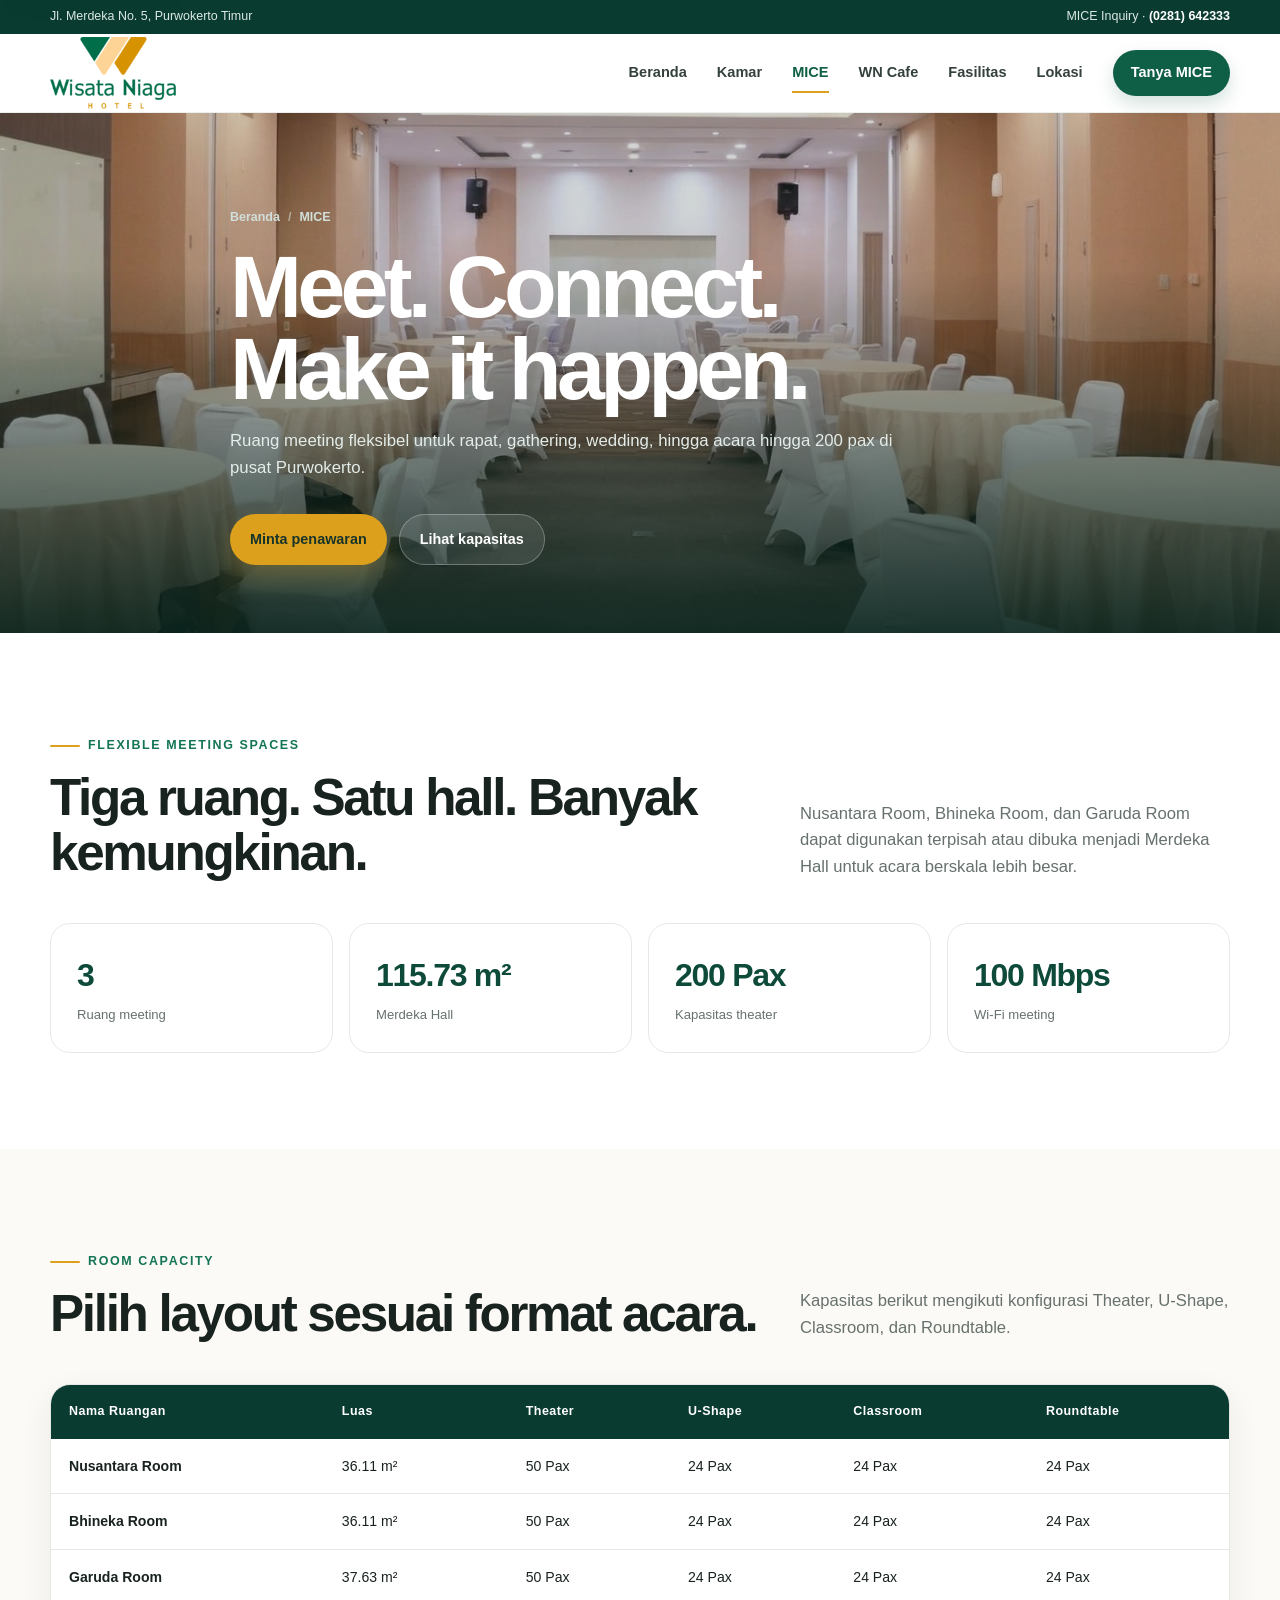
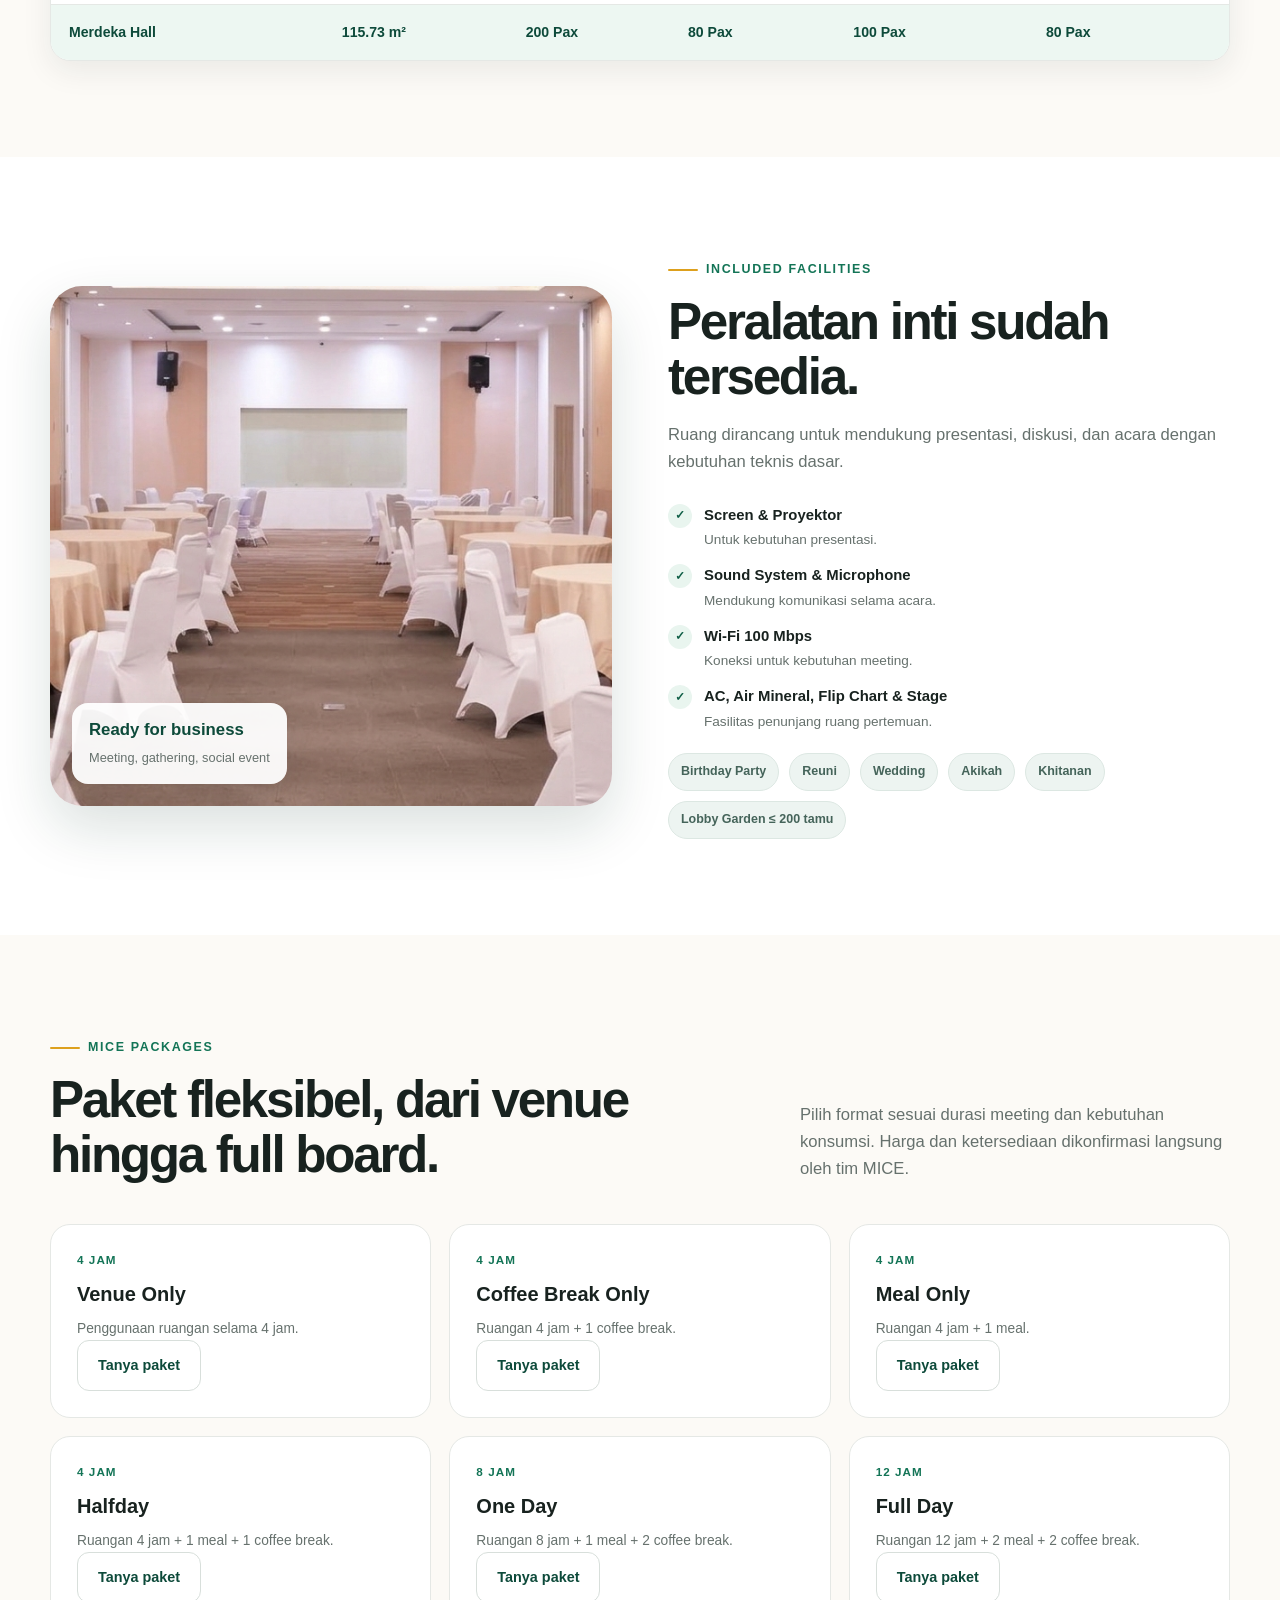
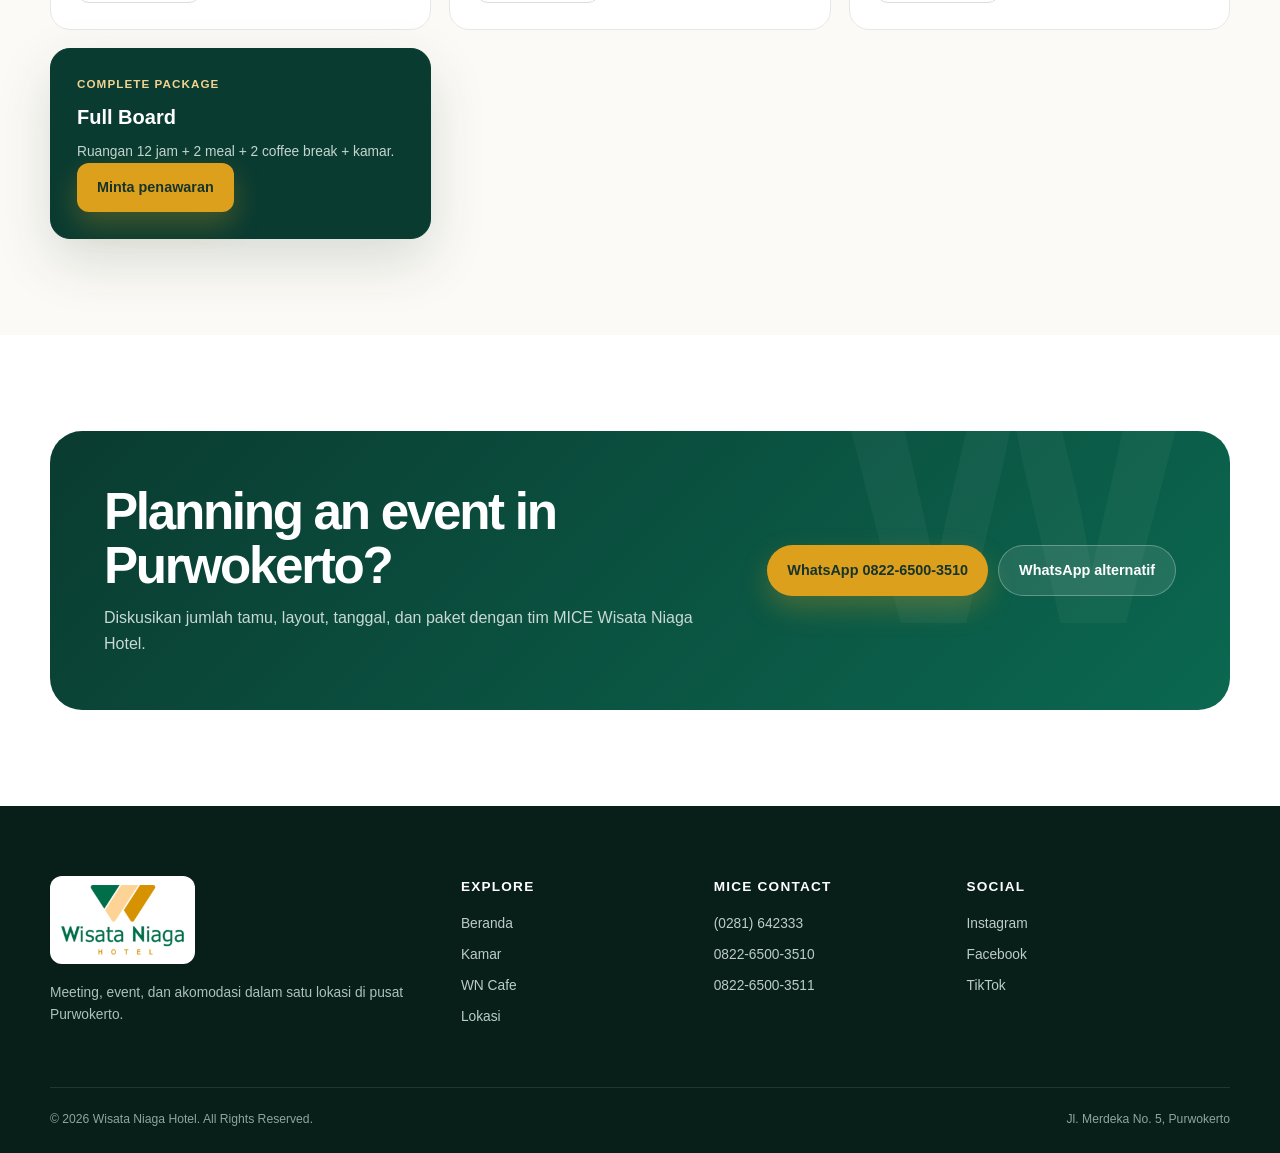
<file: mice.html>
<!doctype html>
<html lang="id">
<head>
  <meta charset="utf-8">
  <meta name="viewport" content="width=device-width, initial-scale=1">
  <title>Meeting Room & MICE Purwokerto | Wisata Niaga Hotel</title>
  <meta name="description" content="Meeting room dan Merdeka Hall di Wisata Niaga Hotel Purwokerto untuk rapat, gathering, wedding, dan event hingga 200 pax.">
  <meta name="robots" content="index,follow,max-image-preview:large,max-snippet:-1,max-video-preview:-1">
  <meta name="theme-color" content="#0a3b31">
  <link rel="canonical" href="https://www.wisataniagahotel.com/mice.html">
  <link rel="icon" type="image/png" sizes="96x96" href="/images/favicon-96.png">
  <link rel="shortcut icon" href="/favicon.ico">
  <link rel="apple-touch-icon" sizes="180x180" href="/images/apple-touch-icon.png">
  <link rel="manifest" href="/site.webmanifest">
  <meta property="og:type" content="website">
  <meta property="og:site_name" content="Wisata Niaga Hotel">
  <meta property="og:locale" content="id_ID">
  <meta property="og:title" content="Meeting Room & MICE Purwokerto | Wisata Niaga Hotel">
  <meta property="og:description" content="Meeting room dan Merdeka Hall di Wisata Niaga Hotel Purwokerto untuk rapat, gathering, wedding, dan event hingga 200 pax.">
  <meta property="og:url" content="https://www.wisataniagahotel.com/mice.html">
  <meta property="og:image" content="https://www.wisataniagahotel.com/images/meeting-room.jpg">
  <meta property="og:image:alt" content="Merdeka Hall Wisata Niaga Hotel Purwokerto">
  <meta name="twitter:card" content="summary_large_image">
  <meta name="twitter:title" content="Meeting Room & MICE Purwokerto | Wisata Niaga Hotel">
  <meta name="twitter:description" content="Meeting room dan Merdeka Hall di Wisata Niaga Hotel Purwokerto untuk rapat, gathering, wedding, dan event hingga 200 pax.">
  <meta name="twitter:image" content="https://www.wisataniagahotel.com/images/meeting-room.jpg">
  <link rel="preload" as="image" href="images/meeting-room.jpg" fetchpriority="high">
  <link rel="stylesheet" href="css/style.css">
  <script type="application/ld+json">
{
  "@context": "https://schema.org",
  "@graph": [
    {
      "@type": "BreadcrumbList",
      "@id": "https://www.wisataniagahotel.com/mice.html#breadcrumb",
      "itemListElement": [
        {
          "@type": "ListItem",
          "position": 1,
          "name": "Beranda",
          "item": "https://www.wisataniagahotel.com/"
        },
        {
          "@type": "ListItem",
          "position": 2,
          "name": "MICE",
          "item": "https://www.wisataniagahotel.com/mice.html"
        }
      ]
    },
    {
      "@type": "WebPage",
      "@id": "https://www.wisataniagahotel.com/mice.html#webpage",
      "url": "https://www.wisataniagahotel.com/mice.html",
      "name": "Meeting Room & MICE Purwokerto | Wisata Niaga Hotel",
      "isPartOf": {
        "@id": "https://www.wisataniagahotel.com/#website"
      },
      "about": {
        "@id": "https://www.wisataniagahotel.com/#hotel"
      },
      "inLanguage": "id-ID"
    }
  ]
}
  </script>
</head>
<body>
<a class="skip-link" href="#main">Lewati ke konten</a>
<div class="top-strip"><div class="container"><span>Jl. Merdeka No. 5, Purwokerto Timur</span><span>MICE Inquiry · <a href="tel:0281642333">(0281) 642333</a></span></div></div>
<header class="site-header"><div class="container nav-wrap"><a class="brand" href="index.html"><img src="images/logo-wisataniaga.png" alt="Wisata Niaga Hotel"></a><button class="nav-toggle" type="button" aria-label="Buka menu" aria-controls="main-nav" aria-expanded="false"><span></span></button><nav class="nav" id="main-nav" aria-label="Navigasi utama"><a href="index.html">Beranda</a><a href="index.html#kamar">Kamar</a><a href="mice.html" aria-current="page">MICE</a><a href="cafe.html">WN Cafe</a><a href="index.html#fasilitas">Fasilitas</a><a href="index.html#lokasi">Lokasi</a><a class="nav-cta" data-inquiry="paket MICE" data-number="6282265003510" href="#">Tanya MICE</a></nav></div></header>

<main id="main">
  <section class="page-hero">
    <img src="images/meeting-room.jpg" alt="Merdeka Hall Wisata Niaga Hotel" fetchpriority="high">
    <div class="container page-hero-content"><div class="breadcrumb"><a href="index.html">Beranda</a><span>/</span><b>MICE</b></div><h1>Meet. Connect.<br>Make it happen.</h1><p>Ruang meeting fleksibel untuk rapat, gathering, wedding, hingga acara hingga 200 pax di pusat Purwokerto.</p><div class="hero-actions"><a class="btn btn-primary" data-inquiry="paket MICE" data-number="6282265003510" href="#">Minta penawaran</a><a class="btn btn-ghost" href="#kapasitas">Lihat kapasitas</a></div></div>
  </section>

  <section class="section">
    <div class="container">
      <div class="section-head reveal"><div><span class="eyebrow">Flexible meeting spaces</span><h2 class="section-title">Tiga ruang. Satu hall. Banyak kemungkinan.</h2></div><p class="section-lead">Nusantara Room, Bhineka Room, dan Garuda Room dapat digunakan terpisah atau dibuka menjadi Merdeka Hall untuk acara berskala lebih besar.</p></div>
      <div class="metric-grid reveal"><div class="metric"><strong>3</strong><span>Ruang meeting</span></div><div class="metric"><strong>115.73 m²</strong><span>Merdeka Hall</span></div><div class="metric"><strong>200 Pax</strong><span>Kapasitas theater</span></div><div class="metric"><strong>100 Mbps</strong><span>Wi-Fi meeting</span></div></div>
    </div>
  </section>

  <section class="section section-soft" id="kapasitas">
    <div class="container">
      <div class="section-head reveal"><div><span class="eyebrow">Room capacity</span><h2 class="section-title">Pilih layout sesuai format acara.</h2></div><p class="section-lead">Kapasitas berikut mengikuti konfigurasi Theater, U-Shape, Classroom, dan Roundtable.</p></div>
      <div class="table-wrap reveal"><table class="data-table"><thead><tr><th>Nama Ruangan</th><th>Luas</th><th>Theater</th><th>U-Shape</th><th>Classroom</th><th>Roundtable</th></tr></thead><tbody><tr><td><b>Nusantara Room</b></td><td>36.11 m²</td><td>50 Pax</td><td>24 Pax</td><td>24 Pax</td><td>24 Pax</td></tr><tr><td><b>Bhineka Room</b></td><td>36.11 m²</td><td>50 Pax</td><td>24 Pax</td><td>24 Pax</td><td>24 Pax</td></tr><tr><td><b>Garuda Room</b></td><td>37.63 m²</td><td>50 Pax</td><td>24 Pax</td><td>24 Pax</td><td>24 Pax</td></tr><tr class="highlight"><td>Merdeka Hall</td><td>115.73 m²</td><td>200 Pax</td><td>80 Pax</td><td>100 Pax</td><td>80 Pax</td></tr></tbody></table></div>
    </div>
  </section>

  <section class="section">
    <div class="container split">
      <div class="visual-card reveal"><img src="images/meeting-room.jpg" alt="Ruang meeting Wisata Niaga Hotel"><div class="badge"><strong>Ready for business</strong><span>Meeting, gathering, social event</span></div></div>
      <div class="reveal"><span class="eyebrow">Included facilities</span><h2 class="section-title">Peralatan inti sudah tersedia.</h2><p class="section-lead">Ruang dirancang untuk mendukung presentasi, diskusi, dan acara dengan kebutuhan teknis dasar.</p><div class="check-list"><div class="check-item"><span class="check">✓</span><div><strong>Screen & Proyektor</strong><p>Untuk kebutuhan presentasi.</p></div></div><div class="check-item"><span class="check">✓</span><div><strong>Sound System & Microphone</strong><p>Mendukung komunikasi selama acara.</p></div></div><div class="check-item"><span class="check">✓</span><div><strong>Wi-Fi 100 Mbps</strong><p>Koneksi untuk kebutuhan meeting.</p></div></div><div class="check-item"><span class="check">✓</span><div><strong>AC, Air Mineral, Flip Chart & Stage</strong><p>Fasilitas penunjang ruang pertemuan.</p></div></div></div><div class="tag-list"><span class="tag">Birthday Party</span><span class="tag">Reuni</span><span class="tag">Wedding</span><span class="tag">Akikah</span><span class="tag">Khitanan</span><span class="tag">Lobby Garden ≤ 200 tamu</span></div></div>
    </div>
  </section>

  <section class="section section-soft">
    <div class="container">
      <div class="section-head reveal"><div><span class="eyebrow">MICE packages</span><h2 class="section-title">Paket fleksibel, dari venue hingga full board.</h2></div><p class="section-lead">Pilih format sesuai durasi meeting dan kebutuhan konsumsi. Harga dan ketersediaan dikonfirmasi langsung oleh tim MICE.</p></div>
      <div class="package-grid">
        <article class="package reveal"><small>4 jam</small><h3>Venue Only</h3><p>Penggunaan ruangan selama 4 jam.</p><a class="btn btn-outline" data-inquiry="paket Venue Only MICE" data-number="6282265003510" href="#">Tanya paket</a></article>
        <article class="package reveal"><small>4 jam</small><h3>Coffee Break Only</h3><p>Ruangan 4 jam + 1 coffee break.</p><a class="btn btn-outline" data-inquiry="paket Coffee Break Only MICE" data-number="6282265003510" href="#">Tanya paket</a></article>
        <article class="package reveal"><small>4 jam</small><h3>Meal Only</h3><p>Ruangan 4 jam + 1 meal.</p><a class="btn btn-outline" data-inquiry="paket Meal Only MICE" data-number="6282265003510" href="#">Tanya paket</a></article>
        <article class="package reveal"><small>4 jam</small><h3>Halfday</h3><p>Ruangan 4 jam + 1 meal + 1 coffee break.</p><a class="btn btn-outline" data-inquiry="paket Halfday MICE" data-number="6282265003510" href="#">Tanya paket</a></article>
        <article class="package reveal"><small>8 jam</small><h3>One Day</h3><p>Ruangan 8 jam + 1 meal + 2 coffee break.</p><a class="btn btn-outline" data-inquiry="paket One Day MICE" data-number="6282265003510" href="#">Tanya paket</a></article>
        <article class="package reveal"><small>12 jam</small><h3>Full Day</h3><p>Ruangan 12 jam + 2 meal + 2 coffee break.</p><a class="btn btn-outline" data-inquiry="paket Full Day MICE" data-number="6282265003510" href="#">Tanya paket</a></article>
        <article class="package featured reveal"><small>Complete package</small><h3>Full Board</h3><p>Ruangan 12 jam + 2 meal + 2 coffee break + kamar.</p><a class="btn btn-primary" data-inquiry="paket Full Board MICE" data-number="6282265003510" href="#">Minta penawaran</a></article>
      </div>
    </div>
  </section>

  <section class="section"><div class="container"><div class="cta-panel reveal"><div><h2>Planning an event in Purwokerto?</h2><p>Diskusikan jumlah tamu, layout, tanggal, dan paket dengan tim MICE Wisata Niaga Hotel.</p></div><div class="cta-actions"><a class="btn btn-primary" data-inquiry="reservasi dan paket MICE" data-number="6282265003510" href="#">WhatsApp 0822-6500-3510</a><a class="btn btn-ghost" target="_blank" rel="noopener" href="https://wa.me/6282265003511?text=Halo%20Wisata%20Niaga%20Hotel%2C%20saya%20ingin%20menanyakan%20paket%20MICE.">WhatsApp alternatif</a></div></div></div></section>
</main>

<footer class="site-footer"><div class="container"><div class="footer-grid"><div class="footer-brand"><img src="images/logo-wisataniaga.png" alt="Wisata Niaga Hotel"><p>Meeting, event, dan akomodasi dalam satu lokasi di pusat Purwokerto.</p></div><div class="footer-col"><h3>Explore</h3><a href="index.html">Beranda</a><a href="index.html#kamar">Kamar</a><a href="cafe.html">WN Cafe</a><a href="index.html#lokasi">Lokasi</a></div><div class="footer-col"><h3>MICE Contact</h3><a href="tel:0281642333">(0281) 642333</a><a target="_blank" rel="noopener" href="https://wa.me/6282265003510">0822-6500-3510</a><a target="_blank" rel="noopener" href="https://wa.me/6282265003511">0822-6500-3511</a></div><div class="footer-col"><h3>Social</h3><a target="_blank" rel="noopener" href="https://www.instagram.com/wisataniagahotel?igsh=YXFkb3g4OTduOTZk">Instagram</a><a target="_blank" rel="noopener" href="https://www.facebook.com/share/18c9C1SMeD/">Facebook</a><a target="_blank" rel="noopener" href="https://www.tiktok.com/@wisataniaga.hotel">TikTok</a></div></div><div class="footer-bottom"><span>© 2026 Wisata Niaga Hotel. All Rights Reserved.</span><span>Jl. Merdeka No. 5, Purwokerto</span></div></div></footer>
<a class="mobile-book" data-inquiry="paket MICE" data-number="6282265003510" href="#">Tanya MICE via WhatsApp</a>
<script src="js/script.js" defer></script>
</body>
</html>
</file>
<file: css/style.css>
:root {
  --green-950:#0a3b31;
  --green-900:#0d4a3a;
  --green-800:#0f5e46;
  --green-700:#137456;
  --green-600:#168a63;
  --gold-600:#c88b13;
  --gold-500:#dda01d;
  --gold-200:#f3ddb0;
  --cream-50:#fcfaf6;
  --cream-100:#f6f1e7;
  --ink:#18221f;
  --muted:#66716d;
  --line:#e5e8e5;
  --white:#fff;
  --shadow-sm:0 10px 30px rgba(22,43,35,.08);
  --shadow-md:0 22px 55px rgba(12,53,42,.15);
  --radius-sm:14px;
  --radius-md:22px;
  --radius-lg:32px;
  --container:min(1180px, calc(100% - 40px));
}

*{box-sizing:border-box;margin:0;padding:0}
html{scroll-behavior:smooth;scroll-padding-top:92px}
body{font-family:Inter,"Segoe UI",Roboto,Arial,sans-serif;color:var(--ink);background:var(--white);line-height:1.6;-webkit-font-smoothing:antialiased}
body.nav-open{overflow:hidden}
a{color:inherit}
img{max-width:100%;display:block}
button,input,select{font:inherit}
button{cursor:pointer}
.container{width:var(--container);margin-inline:auto}
.section{padding:96px 0}
.section-soft{background:var(--cream-50)}
.section-green{background:var(--green-950);color:#fff}
.eyebrow{display:inline-flex;align-items:center;gap:8px;color:var(--green-700);font-size:.78rem;font-weight:800;letter-spacing:.13em;text-transform:uppercase;margin-bottom:14px}
.eyebrow::before{content:"";width:30px;height:2px;background:var(--gold-500);border-radius:2px}
.section-green .eyebrow{color:#d8efe6}
.section-title{font-size:clamp(2rem,4vw,3.35rem);line-height:1.08;letter-spacing:-.045em;max-width:780px}
.section-lead{color:var(--muted);font-size:1.04rem;max-width:690px;margin-top:18px}
.section-green .section-lead{color:#c9d9d3}
.section-head{display:flex;align-items:end;justify-content:space-between;gap:28px;margin-bottom:42px}
.section-head .section-lead{margin-top:0;max-width:430px}

.skip-link{position:fixed;left:18px;top:-60px;z-index:3000;background:#fff;padding:10px 14px;border-radius:8px;box-shadow:var(--shadow-sm);transition:.2s}.skip-link:focus{top:18px}
.top-strip{background:var(--green-950);color:#dce9e4;font-size:.78rem}
.top-strip .container{display:flex;justify-content:space-between;gap:16px;align-items:center;min-height:34px}
.top-strip a{text-decoration:none;color:#fff;font-weight:700}

.site-header{position:sticky;top:0;z-index:1000;background:rgba(255,255,255,.9);backdrop-filter:blur(16px);border-bottom:1px solid rgba(12,53,42,.08);transition:box-shadow .25s ease,background .25s ease}
.site-header.scrolled{box-shadow:0 10px 30px rgba(14,46,37,.08);background:rgba(255,255,255,.96)}
.nav-wrap{height:78px;display:flex;align-items:center;justify-content:space-between;gap:24px}
.brand{display:flex;align-items:center;text-decoration:none;flex:0 0 auto}
.brand img{width:126px;height:auto}
.nav{display:flex;align-items:center;gap:30px}
.nav a{text-decoration:none;font-size:.91rem;font-weight:700;color:#34413d;position:relative;padding:28px 0}
.nav a::after{content:"";position:absolute;left:0;right:100%;bottom:20px;height:2px;background:var(--gold-500);transition:right .25s ease}
.nav a:hover::after,.nav a[aria-current="page"]::after{right:0}
.nav a:hover,.nav a[aria-current="page"]{color:var(--green-800)}
.nav-cta{display:inline-flex;align-items:center;justify-content:center;background:var(--green-800);color:#fff!important;padding:11px 18px!important;border-radius:999px;box-shadow:0 8px 18px rgba(15,94,70,.18)}
.nav-cta::after{display:none!important}
.nav-toggle{display:none;border:0;background:transparent;width:44px;height:44px;border-radius:50%;align-items:center;justify-content:center}
.nav-toggle span,.nav-toggle::before,.nav-toggle::after{content:"";display:block;width:22px;height:2px;background:var(--green-950);border-radius:2px;transition:.25s}.nav-toggle span{margin:5px 0}
.nav-toggle[aria-expanded="true"] span{opacity:0}.nav-toggle[aria-expanded="true"]::before{transform:translateY(7px) rotate(45deg)}.nav-toggle[aria-expanded="true"]::after{transform:translateY(-7px) rotate(-45deg)}

.hero{position:relative;min-height:680px;height:min(82vh,790px);display:flex;align-items:center;overflow:hidden;background:var(--green-950)}
.hero-bg{position:absolute;inset:0;width:100%;height:100%;object-fit:cover;object-position:center 43%;opacity:.84;transform:scale(1.015)}
.hero::before{content:"";position:absolute;inset:0;background:linear-gradient(90deg,rgba(5,35,28,.84) 0%,rgba(8,55,42,.65) 40%,rgba(10,35,28,.1) 78%),linear-gradient(0deg,rgba(8,28,23,.38),transparent 55%);z-index:1}
.hero-content{position:relative;z-index:2;color:#fff;padding-bottom:90px;max-width:780px}
.hero-kicker{display:inline-flex;align-items:center;gap:10px;background:rgba(255,255,255,.12);border:1px solid rgba(255,255,255,.22);backdrop-filter:blur(10px);padding:8px 13px;border-radius:999px;font-size:.78rem;font-weight:800;letter-spacing:.08em;text-transform:uppercase;margin-bottom:22px}
.hero-kicker i{width:7px;height:7px;border-radius:50%;background:var(--gold-500);box-shadow:0 0 0 5px rgba(221,160,29,.16)}
.hero h1{font-size:clamp(3.2rem,8vw,6.4rem);line-height:.93;letter-spacing:-.06em;max-width:760px;text-wrap:balance}
.hero p{font-size:clamp(1rem,2vw,1.18rem);max-width:640px;color:#e6eeeb;margin-top:24px;line-height:1.75}
.hero-actions{display:flex;flex-wrap:wrap;gap:12px;margin-top:32px}
.btn{display:inline-flex;align-items:center;justify-content:center;gap:10px;border:0;border-radius:999px;text-decoration:none;font-weight:800;font-size:.9rem;padding:13px 20px;transition:transform .2s ease,box-shadow .2s ease,background .2s ease}
.btn:hover{transform:translateY(-2px)}
.btn-primary{background:var(--gold-500);color:#17342a;box-shadow:0 12px 28px rgba(221,160,29,.28)}
.btn-primary:hover{background:#efb42f}
.btn-secondary{background:#fff;color:var(--green-950)}
.btn-ghost{background:rgba(255,255,255,.1);color:#fff;border:1px solid rgba(255,255,255,.28)}
.btn-green{background:var(--green-800);color:#fff;box-shadow:0 10px 24px rgba(15,94,70,.16)}
.btn-outline{border:1px solid #d8dfdb;background:#fff;color:var(--green-900)}
.btn-wide{width:100%}

.booking-shell{position:relative;z-index:4;margin-top:-72px}
.booking-card{background:#fff;border-radius:var(--radius-md);box-shadow:0 25px 80px rgba(9,42,33,.2);padding:20px;display:grid;grid-template-columns:1.1fr 1fr 1fr .85fr 1.2fr auto;gap:10px;align-items:end;border:1px solid rgba(255,255,255,.7)}
.field{min-width:0}
.field label{display:block;font-size:.72rem;font-weight:800;color:#6e7b77;text-transform:uppercase;letter-spacing:.07em;margin:0 0 7px 4px}
.field input,.field select{width:100%;height:49px;border:1px solid #dde3df;border-radius:12px;background:#fbfcfb;color:var(--ink);padding:0 13px;outline:none;transition:border .2s,box-shadow .2s}
.field input:focus,.field select:focus{border-color:var(--green-600);box-shadow:0 0 0 4px rgba(22,138,99,.1)}
.booking-submit{height:49px;padding-inline:22px;white-space:nowrap}
.booking-note{grid-column:1/-1;font-size:.75rem;color:#7a8581;padding:2px 4px 0}

.stats{display:grid;grid-template-columns:repeat(4,1fr);border-top:1px solid var(--line);border-bottom:1px solid var(--line)}
.stat{padding:28px 20px;text-align:center;border-right:1px solid var(--line)}
.stat:last-child{border-right:0}.stat strong{display:block;color:var(--green-900);font-size:1.7rem;letter-spacing:-.04em}.stat span{font-size:.84rem;color:var(--muted)}


.room-filter{display:flex;flex-wrap:wrap;gap:10px;margin:-12px 0 28px}
.room-filter-btn{border:1px solid var(--line);background:#fff;color:#4f5d58;padding:10px 16px;border-radius:999px;font-size:.82rem;font-weight:800;transition:.2s}
.room-filter-btn:hover{border-color:#b9d1c7;color:var(--green-800);transform:translateY(-1px)}
.room-filter-btn.active{background:var(--green-950);border-color:var(--green-950);color:#fff;box-shadow:0 8px 20px rgba(10,59,49,.16)}
.room-card.room-hidden{display:none}

.room-grid{display:grid;grid-template-columns:repeat(12,1fr);gap:22px}
.room-card{grid-column:span 4;background:#fff;border-radius:var(--radius-md);overflow:hidden;border:1px solid var(--line);box-shadow:var(--shadow-sm);transition:transform .3s ease,box-shadow .3s ease}
.room-card:hover{transform:translateY(-6px);box-shadow:var(--shadow-md)}
.room-image{aspect-ratio:16/10;overflow:hidden;background:#e9ecea}.room-image img{width:100%;height:100%;object-fit:cover;transition:transform .5s ease}.room-card:hover .room-image img{transform:scale(1.045)}
.room-body{padding:22px}.room-meta{display:flex;justify-content:space-between;gap:10px;align-items:center;margin-bottom:10px}.room-meta span{font-size:.74rem;font-weight:800;color:var(--green-700);background:#eff7f3;padding:6px 9px;border-radius:999px}.room-body h3{font-size:1.3rem;letter-spacing:-.03em}.room-body p{font-size:.9rem;color:var(--muted);margin-top:8px;min-height:44px}.room-actions{display:flex;gap:10px;margin-top:18px}.room-actions .btn{flex:1;border-radius:12px;padding:11px 13px;font-size:.82rem}

.experience-grid{display:grid;grid-template-columns:1.2fr .8fr .8fr;gap:22px}.experience-card{position:relative;min-height:430px;border-radius:var(--radius-lg);overflow:hidden;color:#fff}.experience-card.small{min-height:430px}.experience-card img{position:absolute;inset:0;width:100%;height:100%;object-fit:cover}.experience-card::after{content:"";position:absolute;inset:0;background:linear-gradient(0deg,rgba(5,32,25,.84),rgba(5,32,25,.08) 65%)}.experience-content{position:absolute;z-index:2;left:26px;right:26px;bottom:24px}.experience-content span{font-size:.74rem;font-weight:800;letter-spacing:.12em;text-transform:uppercase;color:#f4d38c}.experience-content h3{font-size:1.65rem;line-height:1.1;margin:7px 0 9px}.experience-content p{font-size:.88rem;color:#e1e9e6;max-width:450px}.experience-link{display:inline-flex;margin-top:14px;color:#fff;text-decoration:none;font-weight:800;font-size:.84rem;border-bottom:1px solid rgba(255,255,255,.7);padding-bottom:3px}

.facility-grid{display:grid;grid-template-columns:repeat(5,1fr);gap:14px}.facility{background:#fff;border:1px solid var(--line);border-radius:18px;padding:20px;min-height:128px;display:flex;flex-direction:column;justify-content:space-between;transition:.25s}.facility:hover{border-color:#bdd5cc;transform:translateY(-3px)}.facility .icon{width:39px;height:39px;border-radius:12px;background:#eaf5f0;color:var(--green-800);display:grid;place-items:center;font-weight:900;font-size:.78rem}.facility strong{font-size:.9rem;line-height:1.3;margin-top:16px}.facility small{color:var(--muted);margin-top:4px}

.split{display:grid;grid-template-columns:1fr 1fr;gap:56px;align-items:center}.visual-card{border-radius:var(--radius-lg);overflow:hidden;box-shadow:var(--shadow-md);min-height:520px;position:relative}.visual-card img{width:100%;height:100%;position:absolute;inset:0;object-fit:cover}.visual-card .badge{position:absolute;left:22px;bottom:22px;background:rgba(255,255,255,.94);padding:14px 17px;border-radius:16px;box-shadow:var(--shadow-sm)}.visual-card .badge strong{display:block;color:var(--green-900);font-size:1.05rem}.visual-card .badge span{font-size:.8rem;color:var(--muted)}
.check-list{display:grid;gap:13px;margin-top:28px}.check-item{display:flex;gap:12px;align-items:flex-start}.check{width:24px;height:24px;border-radius:50%;background:#e9f5ef;color:var(--green-800);display:grid;place-items:center;flex:0 0 auto;font-size:.74rem;font-weight:900}.check-item strong{display:block;font-size:.93rem}.check-item p{font-size:.85rem;color:var(--muted);margin-top:2px}

.location-card{border-radius:var(--radius-lg);overflow:hidden;background:#fff;border:1px solid var(--line);display:grid;grid-template-columns:.85fr 1.15fr;min-height:430px;box-shadow:var(--shadow-sm)}.location-copy{padding:44px}.location-copy address{font-style:normal;color:var(--muted);margin:18px 0 24px}.location-map iframe{width:100%;height:100%;min-height:430px;border:0;display:block}

.cta-panel{border-radius:var(--radius-lg);padding:54px;background:linear-gradient(135deg,var(--green-950),#0b6850);color:#fff;display:flex;justify-content:space-between;align-items:center;gap:30px;position:relative;overflow:hidden}.cta-panel::after{content:"W";position:absolute;right:3%;top:-48%;font-size:24rem;font-weight:900;line-height:1;color:rgba(255,255,255,.035);pointer-events:none}.cta-panel h2{font-size:clamp(2rem,4vw,3.2rem);line-height:1.05;letter-spacing:-.045em;max-width:670px}.cta-panel p{color:#c8d9d3;margin-top:12px;max-width:620px}.cta-actions{display:flex;gap:10px;flex-wrap:wrap;position:relative;z-index:1;flex:0 0 auto}

.site-footer{background:#081f19;color:#d8e5e0;padding:70px 0 24px}.footer-grid{display:grid;grid-template-columns:1.4fr .8fr .8fr 1fr;gap:42px}.footer-brand img{width:145px;background:#fff;padding:9px 11px;border-radius:12px;margin-bottom:18px}.footer-brand p{font-size:.86rem;color:#adc0b9;max-width:360px}.footer-col h3{color:#fff;font-size:.85rem;text-transform:uppercase;letter-spacing:.09em;margin-bottom:15px}.footer-col a{display:block;text-decoration:none;color:#bdccc7;font-size:.86rem;margin:9px 0}.footer-col a:hover{color:#fff}.footer-bottom{border-top:1px solid rgba(255,255,255,.1);margin-top:50px;padding-top:22px;display:flex;justify-content:space-between;gap:16px;color:#8fa49d;font-size:.76rem}.footer-bottom a{text-decoration:none;color:#b8c8c2}

.page-hero{position:relative;min-height:520px;display:flex;align-items:end;color:#fff;overflow:hidden;background:var(--green-950)}.page-hero img{position:absolute;inset:0;width:100%;height:100%;object-fit:cover}.page-hero::after{content:"";position:absolute;inset:0;background:linear-gradient(0deg,rgba(6,35,28,.9),rgba(6,35,28,.18) 70%)}.page-hero-content{position:relative;z-index:2;padding:0 0 68px;max-width:820px}.page-hero h1{font-size:clamp(3rem,7vw,5.4rem);line-height:.95;letter-spacing:-.055em}.page-hero p{margin-top:18px;color:#e3ece8;max-width:680px;font-size:1.05rem}.breadcrumb{display:flex;gap:8px;align-items:center;font-size:.78rem;font-weight:700;margin-bottom:18px;color:#d1dfda}.breadcrumb a{text-decoration:none}.breadcrumb span{opacity:.6}

.metric-grid{display:grid;grid-template-columns:repeat(4,1fr);gap:16px}.metric{padding:26px;border:1px solid var(--line);border-radius:20px;background:#fff}.metric strong{display:block;font-size:2rem;color:var(--green-900);letter-spacing:-.04em}.metric span{font-size:.82rem;color:var(--muted)}
.table-wrap{overflow:auto;border:1px solid var(--line);border-radius:20px;box-shadow:var(--shadow-sm);background:#fff}.data-table{width:100%;border-collapse:collapse;min-width:760px}.data-table th{background:var(--green-950);color:#fff;text-align:left;padding:17px 18px;font-size:.78rem;letter-spacing:.04em}.data-table td{padding:16px 18px;border-bottom:1px solid var(--line);font-size:.88rem}.data-table tr:last-child td{border-bottom:0}.data-table tbody tr:hover{background:#fbfcfb}.data-table .highlight td{background:#edf7f2;color:var(--green-900);font-weight:800}
.package-grid{display:grid;grid-template-columns:repeat(3,1fr);gap:18px}.package{border:1px solid var(--line);border-radius:20px;padding:26px;background:#fff;display:flex;flex-direction:column;min-height:190px}.package.featured{background:var(--green-950);color:#fff;border-color:var(--green-950);transform:translateY(-8px);box-shadow:var(--shadow-md)}.package small{font-size:.73rem;text-transform:uppercase;letter-spacing:.09em;font-weight:800;color:var(--green-700)}.package.featured small{color:#f1d28f}.package h3{font-size:1.25rem;margin-top:8px}.package p{font-size:.86rem;color:var(--muted);margin-top:8px}.package.featured p{color:#c4d5cf}.package .btn{margin-top:auto;align-self:flex-start;border-radius:12px}
.tag-list{display:flex;flex-wrap:wrap;gap:10px;margin-top:20px}.tag{background:#edf4f1;border:1px solid #dce7e2;padding:8px 12px;border-radius:999px;font-size:.78rem;font-weight:700;color:#45645a}

.cafe-intro-grid{display:grid;grid-template-columns:1.15fr .85fr;gap:22px}.cafe-photo{min-height:470px;border-radius:var(--radius-lg);overflow:hidden;position:relative}.cafe-photo img{position:absolute;inset:0;width:100%;height:100%;object-fit:cover}.cafe-info{background:var(--green-950);border-radius:var(--radius-lg);padding:38px;color:#fff;display:flex;flex-direction:column;justify-content:space-between}.cafe-info h2{font-size:2.3rem;line-height:1.05;letter-spacing:-.04em}.cafe-info p{color:#c8d9d3;margin-top:14px}.hours{margin-top:28px;border-top:1px solid rgba(255,255,255,.16)}.hour-row{display:flex;justify-content:space-between;gap:16px;padding:15px 0;border-bottom:1px solid rgba(255,255,255,.13);font-size:.87rem}.hour-row span:last-child{font-weight:800;color:#fff}.photo-grid{display:grid;grid-template-columns:1.35fr .65fr;gap:16px;margin-top:16px}.photo-grid img{width:100%;height:350px;object-fit:cover;border-radius:22px}.photo-grid img:last-child{object-position:center}
.menu-grid{display:grid;grid-template-columns:repeat(3,1fr);gap:16px}.menu-card{border:1px solid var(--line);border-radius:20px;padding:24px;background:#fff;transition:.25s}.menu-card:hover{transform:translateY(-4px);box-shadow:var(--shadow-sm)}.menu-card h3{font-size:1.1rem;color:var(--green-900)}.menu-card p{font-size:.84rem;color:var(--muted);margin-top:8px}

.dialog{border:0;border-radius:24px;padding:0;width:min(680px,calc(100% - 28px));box-shadow:0 30px 100px rgba(0,0,0,.35);overflow:hidden}.dialog::backdrop{background:rgba(3,18,14,.7);backdrop-filter:blur(5px)}.dialog-grid{display:grid;grid-template-columns:.9fr 1.1fr;min-height:420px}.dialog-image{background:#ecefed;min-height:100%}.dialog-image img{width:100%;height:100%;object-fit:cover}.dialog-body{padding:30px;position:relative}.dialog-close{position:absolute;right:18px;top:18px;width:38px;height:38px;border:1px solid var(--line);background:#fff;border-radius:50%;font-size:1.4rem;color:#53605c}.dialog-body h2{font-size:1.65rem;line-height:1.1;padding-right:42px}.dialog-body .subtitle{font-size:.78rem;color:var(--gold-600);font-weight:800;margin-top:6px}.dialog-features{display:grid;grid-template-columns:1fr 1fr;gap:8px 12px;margin:22px 0}.dialog-feature{font-size:.81rem;color:#4f5b57}.dialog-feature::before{content:"✓";color:var(--green-700);font-weight:900;margin-right:7px}.dialog-actions{display:grid;gap:9px}

.mobile-book{display:none}
.reveal{opacity:0;transform:translateY(18px);transition:opacity .65s ease,transform .65s ease}.reveal.visible{opacity:1;transform:none}
body.is-leaving{opacity:.5;transition:opacity .18s ease}

@media (max-width:1080px){
  .booking-card{grid-template-columns:repeat(3,1fr)}.booking-submit{width:100%}
  .room-card{grid-column:span 6}
  .experience-grid{grid-template-columns:1fr 1fr}.experience-card:first-child{grid-column:1/-1;min-height:440px}.experience-card.small{min-height:360px}
  .facility-grid{grid-template-columns:repeat(3,1fr)}
  .footer-grid{grid-template-columns:1.2fr 1fr 1fr}.footer-grid .footer-col:last-child{grid-column:2/-1}
  .package-grid{grid-template-columns:repeat(2,1fr)}.package.featured{transform:none}
}

@media (max-width:860px){
  :root{--container:min(100% - 28px,1180px)}
  .top-strip .container{justify-content:center}.top-strip span:first-child{display:none}
  .nav-toggle{display:flex;flex-direction:column}
  .nav{position:fixed;left:14px;right:14px;top:91px;display:flex;flex-direction:column;align-items:stretch;gap:0;background:#fff;border:1px solid var(--line);border-radius:20px;padding:12px;box-shadow:var(--shadow-md);opacity:0;visibility:hidden;transform:translateY(-10px);transition:.24s}
  .nav.open{opacity:1;visibility:visible;transform:none}.nav a{padding:13px 14px;border-radius:12px}.nav a::after{display:none}.nav a:hover,.nav a[aria-current="page"]{background:#eff7f3}.nav-cta{margin-top:8px;border-radius:12px}
  .hero{height:auto;min-height:700px}.hero-content{padding:110px 0 150px}.hero::before{background:linear-gradient(90deg,rgba(5,35,28,.82),rgba(6,45,35,.46)),linear-gradient(0deg,rgba(8,28,23,.45),transparent)}
  .booking-shell{margin-top:-105px}.booking-card{grid-template-columns:1fr 1fr}
  .stats{grid-template-columns:1fr 1fr}.stat:nth-child(2){border-right:0}.stat:nth-child(-n+2){border-bottom:1px solid var(--line)}
  .section{padding:76px 0}.section-head{display:block}.section-head .section-lead{margin-top:16px}
  .room-card,  .split{grid-template-columns:1fr;gap:34px}.visual-card{min-height:420px;order:-1}
  .facility-grid{grid-template-columns:repeat(2,1fr)}
  .location-card{grid-template-columns:1fr}.location-map iframe{min-height:330px}.location-copy{padding:32px}
  .cta-panel{display:block;padding:38px}.cta-actions{margin-top:24px}
  .footer-grid{grid-template-columns:1fr 1fr}.footer-grid .footer-col:last-child{grid-column:auto}.footer-brand{grid-column:1/-1}
  .metric-grid{grid-template-columns:1fr 1fr}.package-grid{grid-template-columns:1fr 1fr}
  .cafe-intro-grid{grid-template-columns:1fr}.cafe-photo{min-height:420px}.photo-grid{grid-template-columns:1fr 1fr}.photo-grid img{height:280px}.menu-grid{grid-template-columns:1fr 1fr}
  .dialog-grid{grid-template-columns:1fr}.dialog-image{height:250px}.dialog-body{padding:26px}.dialog-features{grid-template-columns:1fr 1fr}
}

@media (max-width:600px){
  :root{--container:calc(100% - 24px)}
  .top-strip{font-size:.7rem}.nav-wrap{height:70px}.brand img{width:108px}.nav{top:82px}
  .hero{min-height:650px}.hero-content{padding:90px 0 165px}.hero h1{font-size:3.35rem}.hero p{font-size:.95rem}.hero-actions{display:grid;grid-template-columns:1fr}.hero-actions .btn{width:100%}
  .booking-shell{margin-top:-125px}.booking-card{grid-template-columns:1fr;padding:15px}.booking-note{font-size:.68rem}
  .section{padding:64px 0}.section-title{font-size:2.15rem}.section-lead{font-size:.94rem}
  .stats{margin-top:16px}.stat{padding:22px 8px}.stat strong{font-size:1.4rem}.stat span{font-size:.74rem}
  .room-grid{display:block}.room-card{margin-bottom:16px}.room-image{aspect-ratio:16/9}.room-body p{min-height:0}.room-actions{display:grid;grid-template-columns:1fr 1fr}
  .experience-grid{display:block}.experience-card,.experience-card:first-child,.experience-card.small{min-height:360px;margin-bottom:16px}
  .facility-grid{grid-template-columns:1fr 1fr;gap:10px}.facility{padding:16px;min-height:120px}.facility small{display:none}
  .visual-card{min-height:340px}.location-copy{padding:26px}.cta-panel{padding:30px 24px}.cta-actions{display:grid}.cta-actions .btn{width:100%}
  .footer-grid{grid-template-columns:1fr}.footer-brand,.footer-grid .footer-col:last-child{grid-column:auto}.footer-bottom{display:block}.footer-bottom span:last-child{display:block;margin-top:8px}
  .page-hero{min-height:430px}.page-hero-content{padding-bottom:44px}.page-hero h1{font-size:3.15rem}.metric-grid{grid-template-columns:1fr 1fr;gap:10px}.metric{padding:19px}.metric strong{font-size:1.55rem}
  .package-grid{grid-template-columns:1fr}.cafe-photo{min-height:340px}.cafe-info{padding:28px}.photo-grid{grid-template-columns:1fr}.photo-grid img{height:240px}.menu-grid{grid-template-columns:1fr}
  .dialog{width:calc(100% - 18px);max-height:92vh}.dialog-grid{display:block}.dialog-image{height:210px}.dialog-body{padding:22px}.dialog-features{grid-template-columns:1fr}.dialog-actions{grid-template-columns:1fr}
  .mobile-book{display:flex;position:fixed;left:12px;right:12px;bottom:12px;z-index:900;background:var(--green-800);color:#fff;text-decoration:none;justify-content:center;align-items:center;min-height:52px;border-radius:15px;font-weight:900;box-shadow:0 15px 40px rgba(5,51,38,.32)}
  body{padding-bottom:70px}
}

@media (prefers-reduced-motion:reduce){html{scroll-behavior:auto}.reveal{opacity:1;transform:none;transition:none}*{animation-duration:.01ms!important;transition-duration:.01ms!important}}

/* === UX + Search polish v3 === */
body{animation:pageEnter .48s cubic-bezier(.22,.61,.36,1) both}
body.dialog-open{overflow:hidden}
.nav-progress{position:fixed;left:0;top:0;width:0;height:3px;background:linear-gradient(90deg,var(--gold-500),#f3cc6e);z-index:5000;opacity:0;box-shadow:0 0 18px rgba(221,160,29,.45);transition:width .22s ease,opacity .2s ease}
.nav-progress.active{width:72%;opacity:1}
body.is-leaving{opacity:0;transform:translateY(4px);transition:opacity .22s ease,transform .22s ease}
@keyframes pageEnter{from{opacity:0;transform:translateY(5px)}to{opacity:1;transform:none}}

.hero-bg{animation:heroDrift 16s ease-in-out infinite alternate;will-change:transform}
@keyframes heroDrift{from{transform:scale(1.015) translate3d(0,0,0)}to{transform:scale(1.055) translate3d(-.4%,.2%,0)}}
.hero h1{font-size:clamp(3rem,6.3vw,5.35rem);line-height:.94;letter-spacing:-.055em;max-width:820px}
.hero h1 span{display:inline-block;color:#f6d995;font-weight:760}
.hero-tagline{font-size:clamp(1.25rem,2vw,1.55rem)!important;font-weight:800;letter-spacing:-.02em;color:#fff!important;margin-top:20px!important;line-height:1.25!important}
.hero-description{margin-top:12px!important;max-width:650px!important}

.btn{position:relative;overflow:hidden;isolation:isolate}
.btn::before{content:"";position:absolute;inset:0;background:linear-gradient(110deg,transparent 25%,rgba(255,255,255,.24) 48%,transparent 70%);transform:translateX(-120%);transition:transform .55s ease;z-index:-1}
.btn:hover::before{transform:translateX(120%)}
.room-card{transition:transform .32s cubic-bezier(.2,.7,.2,1),box-shadow .32s ease,border-color .32s ease,opacity .17s ease}
.room-card:hover{border-color:#d3dfda}
.room-card.room-hiding{opacity:0;transform:scale(.985) translateY(6px);pointer-events:none}
.room-card.room-showing{opacity:0;transform:scale(.985) translateY(6px)}
.room-card.room-hidden{display:none}
.room-image img{transition:transform .65s cubic-bezier(.2,.7,.2,1),filter .45s ease}
.room-card:hover .room-image img{transform:scale(1.055);filter:saturate(1.03)}
.room-filter-btn{transition:background .22s ease,color .22s ease,border-color .22s ease,transform .22s ease,box-shadow .22s ease}

.reveal{opacity:0;transform:translateY(22px);transition:opacity .68s cubic-bezier(.2,.7,.2,1) var(--reveal-delay,0ms),transform .68s cubic-bezier(.2,.7,.2,1) var(--reveal-delay,0ms)}
.reveal.visible{opacity:1;transform:none}
.experience-card img,.visual-card img,.cafe-photo img,.photo-grid img,.page-hero>img{transition:transform .8s cubic-bezier(.2,.7,.2,1)}
.experience-card:hover img,.visual-card:hover img,.cafe-photo:hover img{transform:scale(1.025)}

/* Room detail: spacious hotel-style panel */
.dialog{border:0;border-radius:28px;padding:0;width:min(980px,calc(100% - 40px));max-height:min(86vh,720px);box-shadow:0 34px 120px rgba(0,0,0,.38);overflow:hidden;background:#fff;color:var(--ink)}
.dialog::backdrop{background:rgba(4,24,19,.72);backdrop-filter:blur(8px);animation:backdropIn .2s ease both}
.dialog[open] .dialog-grid{animation:dialogIn .34s cubic-bezier(.2,.8,.2,1) both}
.dialog.closing .dialog-grid{animation:dialogOut .18s ease both}
.dialog.closing::backdrop{animation:backdropOut .18s ease both}
@keyframes dialogIn{from{opacity:0;transform:translateY(18px) scale(.985)}to{opacity:1;transform:none}}
@keyframes dialogOut{from{opacity:1;transform:none}to{opacity:0;transform:translateY(10px) scale(.992)}}
@keyframes backdropIn{from{opacity:0}to{opacity:1}}
@keyframes backdropOut{from{opacity:1}to{opacity:0}}
.dialog-grid{display:grid;grid-template-columns:1.05fr .95fr;min-height:560px;max-height:inherit}
.dialog-image{background:#dfe6e2;min-height:560px;position:relative;overflow:hidden}
.dialog-image::after{content:"";position:absolute;inset:45% 0 0;background:linear-gradient(0deg,rgba(4,25,19,.62),transparent)}
.dialog-image img{width:100%;height:100%;object-fit:cover;transition:transform .6s ease}
.dialog-image-badge{position:absolute;z-index:2;left:24px;right:24px;bottom:22px;color:#fff;display:flex;justify-content:space-between;align-items:end;gap:14px}
.dialog-image-badge span{font-size:.72rem;text-transform:uppercase;letter-spacing:.12em;font-weight:800;color:#d7e4df}
.dialog-image-badge strong{font-size:1rem;text-align:right}
.dialog-body{padding:42px 40px 32px;position:relative;overflow:auto;display:flex;flex-direction:column}
.dialog-close{position:absolute;right:22px;top:22px;width:42px;height:42px;border:1px solid var(--line);background:#fff;border-radius:50%;font-size:1.35rem;color:#53605c;display:grid;place-items:center;transition:.2s;z-index:3}
.dialog-close:hover{background:#eef5f1;color:var(--green-900);transform:rotate(5deg)}
.dialog-eyebrow{display:inline-flex;width:max-content;color:var(--green-700);font-size:.72rem;font-weight:900;letter-spacing:.13em;text-transform:uppercase;margin-bottom:12px}
.dialog-body h2{font-size:clamp(1.8rem,3vw,2.35rem);line-height:1.04;letter-spacing:-.04em;padding-right:50px;color:var(--green-950)}
.dialog-body .subtitle{font-size:.79rem;color:var(--gold-600);font-weight:900;margin-top:10px;line-height:1.45}
.dialog-description{font-size:.91rem;line-height:1.7;color:var(--muted);margin-top:17px}
.dialog-section-label{font-size:.72rem;text-transform:uppercase;letter-spacing:.1em;font-weight:900;color:#71807b;margin-top:25px}
.dialog-features{display:grid;grid-template-columns:1fr 1fr;gap:9px 10px;margin:13px 0 18px}
.dialog-feature{font-size:.79rem;color:#43504c;background:#f7f9f8;border:1px solid #e8edeb;padding:8px 10px;border-radius:10px;line-height:1.35}
.dialog-feature::before{content:"✓";color:var(--green-700);font-weight:900;margin-right:7px}
.dialog-note{font-size:.75rem;color:#7b8783;border-top:1px solid var(--line);padding-top:14px;margin-top:auto}
.dialog-actions{display:grid;grid-template-columns:.82fr 1.18fr;gap:10px;margin-top:16px;position:sticky;bottom:-1px;background:#fff;padding-top:4px}
.dialog-actions .btn{border-radius:13px;min-height:48px}

@media (max-width:860px){
  .dialog{width:min(680px,calc(100% - 24px));max-height:90vh}
  .dialog-grid{grid-template-columns:1fr;display:block;overflow:auto;max-height:90vh}
  .dialog-image{height:300px;min-height:300px}
  .dialog-body{padding:30px;overflow:visible}
  .dialog-actions{position:static}
}
@media (max-width:600px){
  .hero h1{font-size:3rem}.hero-tagline{font-size:1.18rem!important}.hero-description{font-size:.92rem!important}
  .dialog{width:calc(100% - 16px);border-radius:22px;max-height:92vh}
  .dialog-grid{max-height:92vh}
  .dialog-image{height:235px;min-height:235px}
  .dialog-image-badge{left:18px;right:18px;bottom:16px}.dialog-image-badge span{display:none}
  .dialog-body{padding:24px 20px 20px}.dialog-close{right:16px;top:16px;width:38px;height:38px}
  .dialog-body h2{font-size:1.75rem}.dialog-features{grid-template-columns:1fr 1fr;gap:7px}.dialog-feature{font-size:.74rem;padding:7px 8px}
  .dialog-actions{grid-template-columns:1fr}.dialog-note{margin-top:4px}
}

@media (prefers-reduced-motion:reduce){
  body{animation:none}.hero-bg{animation:none}.nav-progress{display:none}.room-card,.room-image img,.experience-card img,.visual-card img,.cafe-photo img,.btn::before{transition:none!important}.dialog[open] .dialog-grid,.dialog::backdrop,.dialog.closing .dialog-grid,.dialog.closing::backdrop{animation:none!important}
}
</file>
